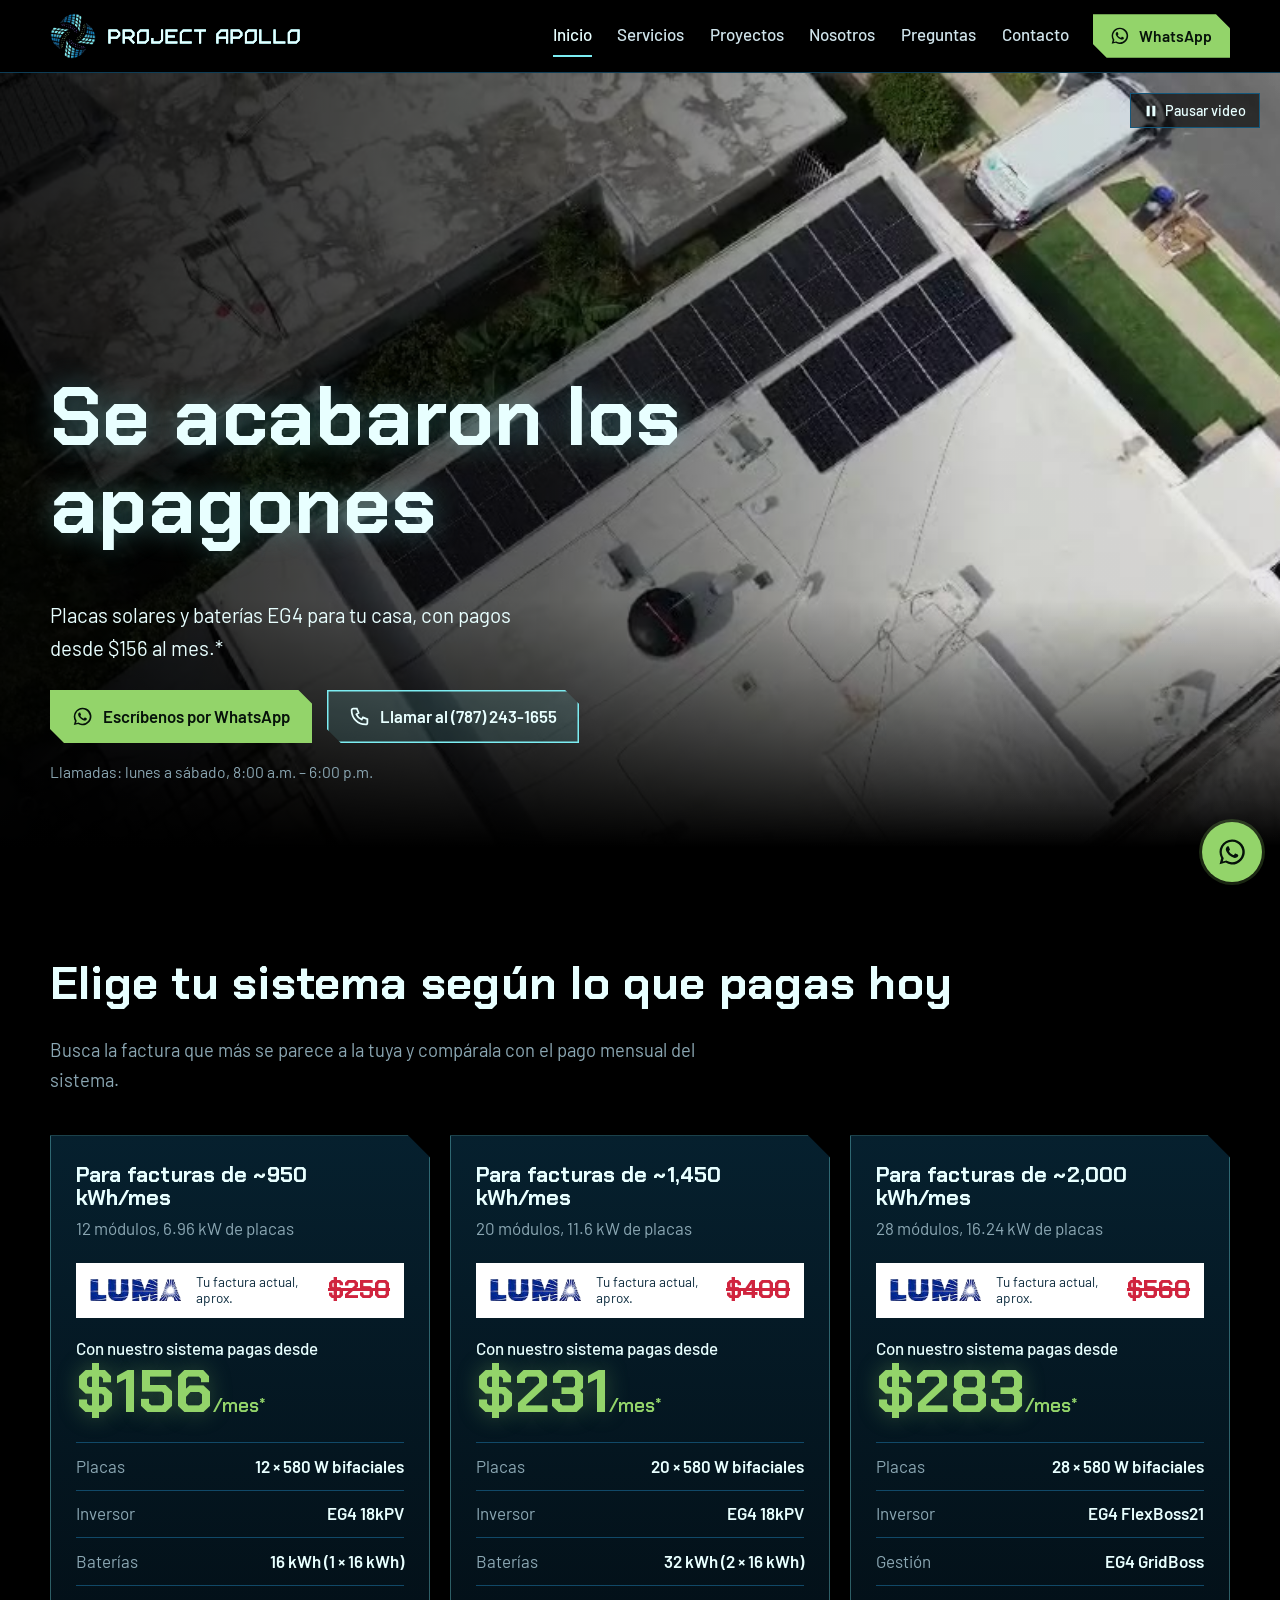
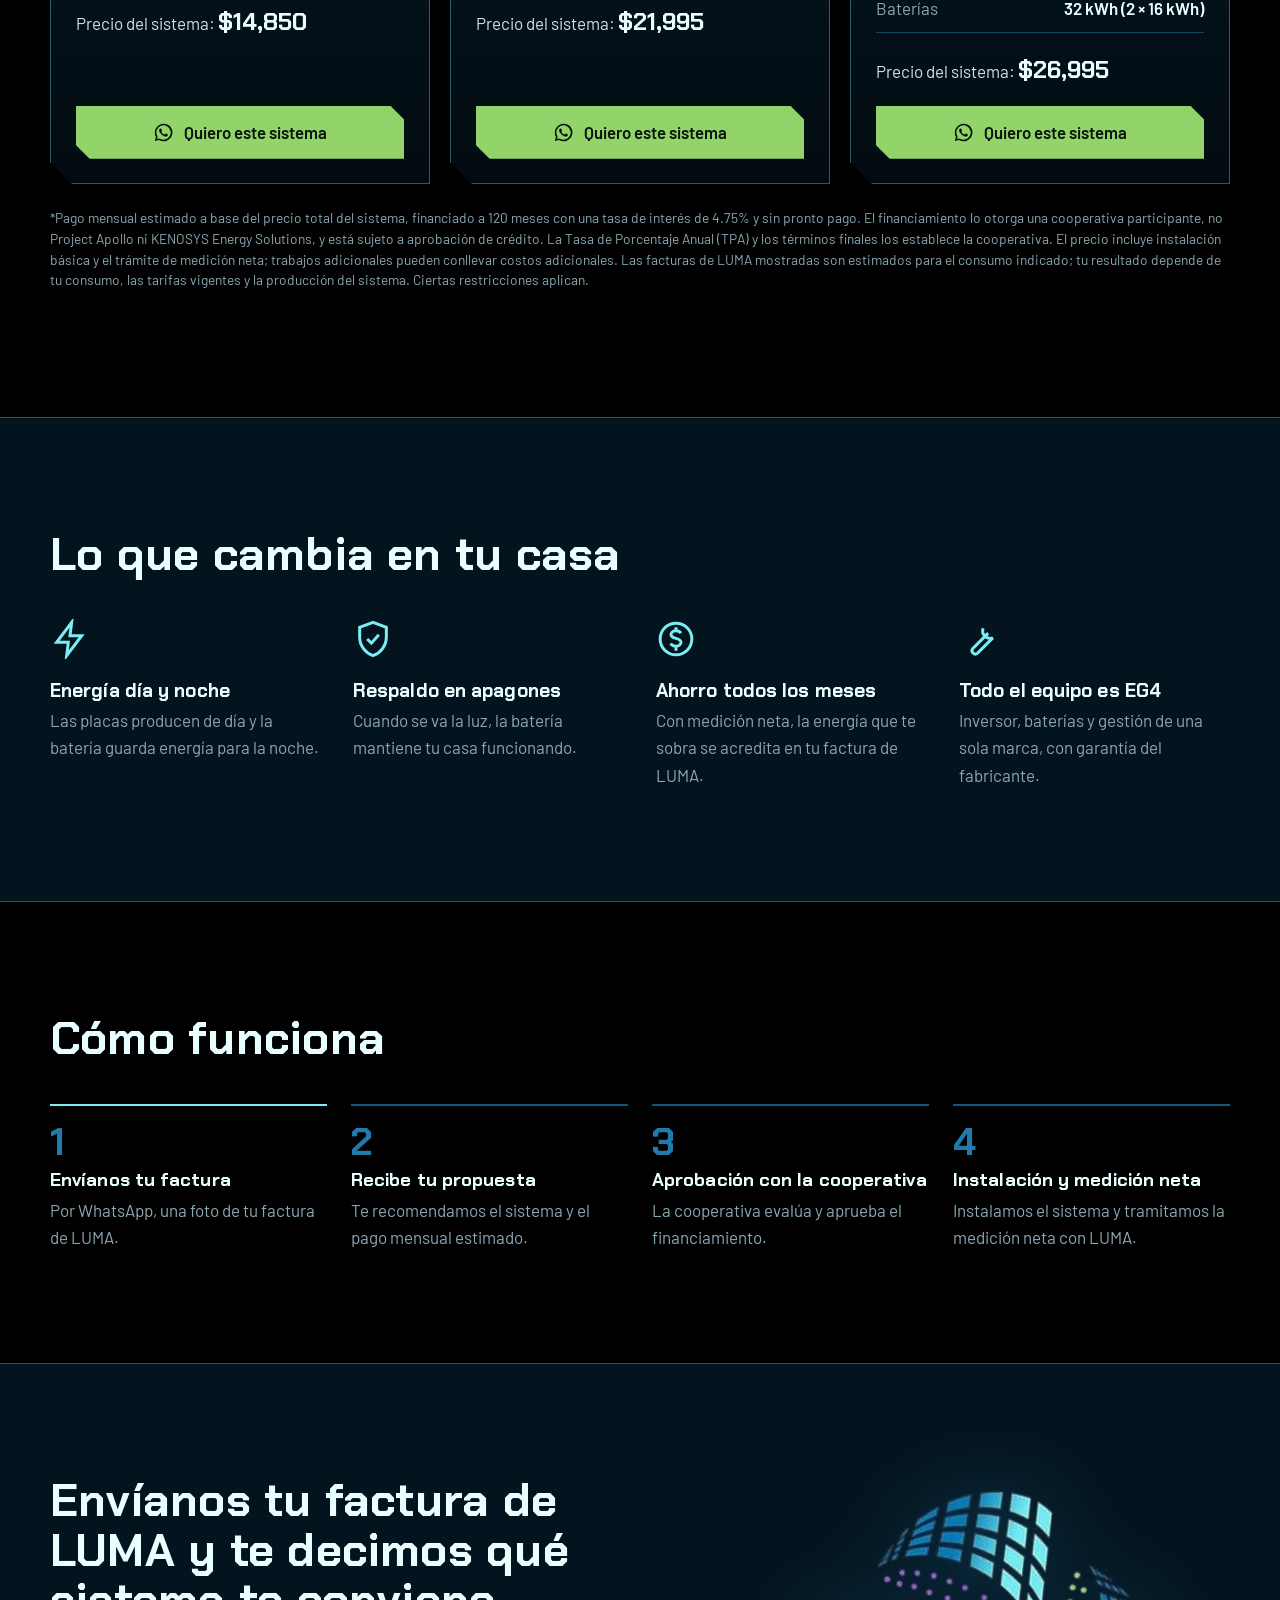
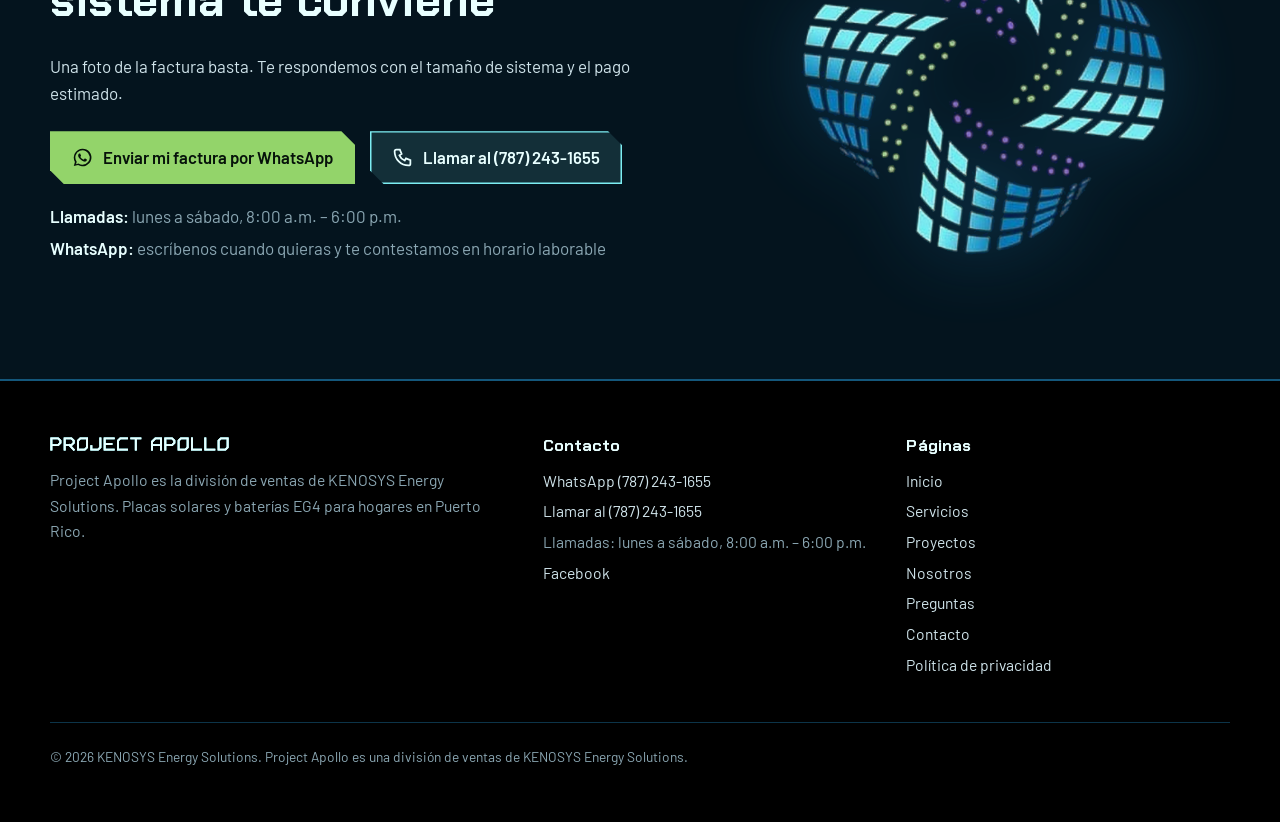
<file: index.html>
<!DOCTYPE html>
<html lang="es-PR">
<head>
  <meta charset="utf-8">
  <meta name="viewport" content="width=device-width, initial-scale=1">
  <title>Project Apollo | Placas solares y baterías EG4 en Puerto Rico</title>
  <meta name="description" content="Placas solares y baterías EG4 para tu casa en Puerto Rico, con pagos desde $156 al mes. Project Apollo, división de ventas de KENOSYS Energy Solutions.">
  <meta name="theme-color" content="#000000">
  <meta property="og:title" content="Project Apollo | Placas solares y baterías EG4 en Puerto Rico">
  <meta property="og:description" content="Placas solares y baterías EG4 para tu casa en Puerto Rico, con pagos desde $156 al mes. Project Apollo, división de ventas de KENOSYS Energy Solutions.">
  <meta property="og:type" content="website">
  <meta property="og:image" content="img/video-poster.jpg">
  <link rel="icon" type="image/png" href="img/favicon.png">
  <link rel="apple-touch-icon" href="img/apple-touch-icon.png">
  <link rel="preconnect" href="https://fonts.googleapis.com">
  <link rel="preconnect" href="https://fonts.gstatic.com" crossorigin>
  <link href="https://fonts.googleapis.com/css2?family=Barlow:wght@400;500;600&family=Chakra+Petch:wght@600;700&display=swap" rel="stylesheet">
  <link rel="stylesheet" href="estilos.css">
</head>
<body>
  <a class="skip" href="#contenido">Saltar al contenido</a>
  <header class="site-header">
    <div class="wrap">
      <a class="brand" href="index.html" aria-label="Project Apollo, inicio">
        <img class="emblem" src="img/apollo-emblema.png" alt="" width="46" height="46">
        <img class="word" src="img/apollo-wordmark.svg" alt="Project Apollo" width="190" height="15">
      </a>
      <nav class="nav" id="nav" aria-label="Principal">
      <a href="index.html" aria-current="page">Inicio</a>
      <a href="servicios.html">Servicios</a>
      <a href="proyectos.html">Proyectos</a>
      <a href="nosotros.html">Nosotros</a>
      <a href="faq.html">Preguntas</a>
      <a href="contacto.html">Contacto</a>
      </nav>
      <a class="btn btn-wa header-cta" href="https://wa.me/17872431655" target="_blank" rel="noopener"><svg viewBox="0 0 24 24" fill="currentColor" aria-hidden="true"><path d="M12 2a10 10 0 0 0-8.66 15l-1.3 4.76 4.88-1.28A10 10 0 1 0 12 2zm0 18.2a8.2 8.2 0 0 1-4.18-1.14l-.3-.18-2.9.76.78-2.83-.2-.3A8.2 8.2 0 1 1 12 20.2zm4.5-6.14c-.25-.12-1.46-.72-1.69-.8-.23-.08-.39-.12-.55.12-.17.25-.64.8-.78.97-.14.16-.29.18-.53.06a6.7 6.7 0 0 1-1.98-1.22 7.4 7.4 0 0 1-1.37-1.7c-.14-.25 0-.38.11-.5.11-.11.25-.29.37-.43.13-.15.17-.25.25-.41.08-.17.04-.31-.02-.43-.06-.13-.55-1.33-.76-1.82-.2-.48-.4-.41-.55-.42h-.47a.9.9 0 0 0-.65.3 2.74 2.74 0 0 0-.86 2.04c0 1.2.88 2.37 1 2.53.12.17 1.73 2.64 4.2 3.7.58.25 1.04.4 1.4.52.58.19 1.12.16 1.54.1.47-.07 1.46-.6 1.66-1.18.21-.58.21-1.07.15-1.18-.06-.1-.22-.16-.47-.28z"/></svg>WhatsApp</a>
      <button class="menu-btn" aria-expanded="false" aria-controls="nav" aria-label="Abrir menú">
        <svg viewBox="0 0 24 24" fill="none" stroke="currentColor" stroke-width="2"><path d="M3 6h18M3 12h18M3 18h18"/></svg>
      </button>
    </div>
  </header>
  <main id="contenido">
    <section class="hero" aria-label="Presentación">
      <video autoplay muted loop playsinline preload="auto" poster="img/video-poster.jpg" aria-hidden="true">
        <source src="video/apollo-banner.mp4" type="video/mp4">
      </video>
      <div class="wrap">
        <h1>Se acabaron los apagones</h1>
        <p class="lead">Placas solares y baterías EG4 para tu casa, con pagos desde $156 al mes.*</p>
        <div class="actions">
          <a class="btn btn-wa" href="https://wa.me/17872431655?text=Hola%2C%20quiero%20informaci%C3%B3n%20sobre%20un%20sistema%20solar%20con%20bater%C3%ADa." target="_blank" rel="noopener"><svg viewBox="0 0 24 24" fill="currentColor" aria-hidden="true"><path d="M12 2a10 10 0 0 0-8.66 15l-1.3 4.76 4.88-1.28A10 10 0 1 0 12 2zm0 18.2a8.2 8.2 0 0 1-4.18-1.14l-.3-.18-2.9.76.78-2.83-.2-.3A8.2 8.2 0 1 1 12 20.2zm4.5-6.14c-.25-.12-1.46-.72-1.69-.8-.23-.08-.39-.12-.55.12-.17.25-.64.8-.78.97-.14.16-.29.18-.53.06a6.7 6.7 0 0 1-1.98-1.22 7.4 7.4 0 0 1-1.37-1.7c-.14-.25 0-.38.11-.5.11-.11.25-.29.37-.43.13-.15.17-.25.25-.41.08-.17.04-.31-.02-.43-.06-.13-.55-1.33-.76-1.82-.2-.48-.4-.41-.55-.42h-.47a.9.9 0 0 0-.65.3 2.74 2.74 0 0 0-.86 2.04c0 1.2.88 2.37 1 2.53.12.17 1.73 2.64 4.2 3.7.58.25 1.04.4 1.4.52.58.19 1.12.16 1.54.1.47-.07 1.46-.6 1.66-1.18.21-.58.21-1.07.15-1.18-.06-.1-.22-.16-.47-.28z"/></svg>Escríbenos por WhatsApp</a>
          <a class="btn btn-ghost" href="tel:+17872431655"><svg viewBox="0 0 24 24" fill="none" stroke="currentColor" stroke-width="2" aria-hidden="true"><path d="M5 3h4l2 5-2.5 1.5a11 11 0 0 0 6 6L16 13l5 2v4a2 2 0 0 1-2 2A16 16 0 0 1 3 5a2 2 0 0 1 2-2z"/></svg>Llamar al (787) 243-1655</a>
        </div>
        <p class="hours">Llamadas: lunes a sábado, 8:00 a.m. – 6:00 p.m.</p>
      </div>
      <button class="video-toggle" type="button"><svg viewBox="0 0 16 16" fill="currentColor"></svg><span>Pausar video</span></button>
    </section>

    <section class="section" id="sistemas">
      <div class="wrap">
        <div class="section-head">
          <h2>Elige tu sistema según lo que pagas hoy</h2>
          <p>Busca la factura que más se parece a la tuya y compárala con el pago mensual del sistema.</p>
        </div>
        <div class="pkgs">
        <article class="pkg">
          <h3>Para facturas de ~950 kWh/mes</h3>
          <p class="size">12 módulos, 6.96 kW de placas</p>
          <div class="bill"><img src="img/luma-logo.png" alt="LUMA" width="90" height="22"><span class="lbl">Tu factura actual, aprox.</span><s>$250</s></div>
          <div class="pay"><span class="lbl">Con nuestro sistema pagas desde</span><strong>$156</strong><span class="per">/mes*</span></div>
          <ul class="specs">
            <li><span>Placas</span><span>12 × 580 W bifaciales</span></li>
            <li><span>Inversor</span><span>EG4 18kPV</span></li>
            
            <li><span>Baterías</span><span>16 kWh (1 × 16 kWh)</span></li>
          </ul>
          <p class="price">Precio del sistema: <b>$14,850</b></p>
          <a class="btn btn-wa" href="https://wa.me/17872431655?text=Hola%2C%20me%20interesa%20el%20sistema%20de%2012%20m%C3%B3dulos%20%28desde%20%24156/mes%29.%20Mi%20factura%20de%20LUMA%20es%20de%20aproximadamente%20%24" target="_blank" rel="noopener"><svg viewBox="0 0 24 24" fill="currentColor" aria-hidden="true"><path d="M12 2a10 10 0 0 0-8.66 15l-1.3 4.76 4.88-1.28A10 10 0 1 0 12 2zm0 18.2a8.2 8.2 0 0 1-4.18-1.14l-.3-.18-2.9.76.78-2.83-.2-.3A8.2 8.2 0 1 1 12 20.2zm4.5-6.14c-.25-.12-1.46-.72-1.69-.8-.23-.08-.39-.12-.55.12-.17.25-.64.8-.78.97-.14.16-.29.18-.53.06a6.7 6.7 0 0 1-1.98-1.22 7.4 7.4 0 0 1-1.37-1.7c-.14-.25 0-.38.11-.5.11-.11.25-.29.37-.43.13-.15.17-.25.25-.41.08-.17.04-.31-.02-.43-.06-.13-.55-1.33-.76-1.82-.2-.48-.4-.41-.55-.42h-.47a.9.9 0 0 0-.65.3 2.74 2.74 0 0 0-.86 2.04c0 1.2.88 2.37 1 2.53.12.17 1.73 2.64 4.2 3.7.58.25 1.04.4 1.4.52.58.19 1.12.16 1.54.1.47-.07 1.46-.6 1.66-1.18.21-.58.21-1.07.15-1.18-.06-.1-.22-.16-.47-.28z"/></svg>Quiero este sistema</a>
        </article><article class="pkg">
          <h3>Para facturas de ~1,450 kWh/mes</h3>
          <p class="size">20 módulos, 11.6 kW de placas</p>
          <div class="bill"><img src="img/luma-logo.png" alt="LUMA" width="90" height="22"><span class="lbl">Tu factura actual, aprox.</span><s>$400</s></div>
          <div class="pay"><span class="lbl">Con nuestro sistema pagas desde</span><strong>$231</strong><span class="per">/mes*</span></div>
          <ul class="specs">
            <li><span>Placas</span><span>20 × 580 W bifaciales</span></li>
            <li><span>Inversor</span><span>EG4 18kPV</span></li>
            
            <li><span>Baterías</span><span>32 kWh (2 × 16 kWh)</span></li>
          </ul>
          <p class="price">Precio del sistema: <b>$21,995</b></p>
          <a class="btn btn-wa" href="https://wa.me/17872431655?text=Hola%2C%20me%20interesa%20el%20sistema%20de%2020%20m%C3%B3dulos%20%28desde%20%24231/mes%29.%20Mi%20factura%20de%20LUMA%20es%20de%20aproximadamente%20%24" target="_blank" rel="noopener"><svg viewBox="0 0 24 24" fill="currentColor" aria-hidden="true"><path d="M12 2a10 10 0 0 0-8.66 15l-1.3 4.76 4.88-1.28A10 10 0 1 0 12 2zm0 18.2a8.2 8.2 0 0 1-4.18-1.14l-.3-.18-2.9.76.78-2.83-.2-.3A8.2 8.2 0 1 1 12 20.2zm4.5-6.14c-.25-.12-1.46-.72-1.69-.8-.23-.08-.39-.12-.55.12-.17.25-.64.8-.78.97-.14.16-.29.18-.53.06a6.7 6.7 0 0 1-1.98-1.22 7.4 7.4 0 0 1-1.37-1.7c-.14-.25 0-.38.11-.5.11-.11.25-.29.37-.43.13-.15.17-.25.25-.41.08-.17.04-.31-.02-.43-.06-.13-.55-1.33-.76-1.82-.2-.48-.4-.41-.55-.42h-.47a.9.9 0 0 0-.65.3 2.74 2.74 0 0 0-.86 2.04c0 1.2.88 2.37 1 2.53.12.17 1.73 2.64 4.2 3.7.58.25 1.04.4 1.4.52.58.19 1.12.16 1.54.1.47-.07 1.46-.6 1.66-1.18.21-.58.21-1.07.15-1.18-.06-.1-.22-.16-.47-.28z"/></svg>Quiero este sistema</a>
        </article><article class="pkg">
          <h3>Para facturas de ~2,000 kWh/mes</h3>
          <p class="size">28 módulos, 16.24 kW de placas</p>
          <div class="bill"><img src="img/luma-logo.png" alt="LUMA" width="90" height="22"><span class="lbl">Tu factura actual, aprox.</span><s>$560</s></div>
          <div class="pay"><span class="lbl">Con nuestro sistema pagas desde</span><strong>$283</strong><span class="per">/mes*</span></div>
          <ul class="specs">
            <li><span>Placas</span><span>28 × 580 W bifaciales</span></li>
            <li><span>Inversor</span><span>EG4 FlexBoss21</span></li>
            <li><span>Gestión</span><span>EG4 GridBoss</span></li>
            <li><span>Baterías</span><span>32 kWh (2 × 16 kWh)</span></li>
          </ul>
          <p class="price">Precio del sistema: <b>$26,995</b></p>
          <a class="btn btn-wa" href="https://wa.me/17872431655?text=Hola%2C%20me%20interesa%20el%20sistema%20de%2028%20m%C3%B3dulos%20%28desde%20%24283/mes%29.%20Mi%20factura%20de%20LUMA%20es%20de%20aproximadamente%20%24" target="_blank" rel="noopener"><svg viewBox="0 0 24 24" fill="currentColor" aria-hidden="true"><path d="M12 2a10 10 0 0 0-8.66 15l-1.3 4.76 4.88-1.28A10 10 0 1 0 12 2zm0 18.2a8.2 8.2 0 0 1-4.18-1.14l-.3-.18-2.9.76.78-2.83-.2-.3A8.2 8.2 0 1 1 12 20.2zm4.5-6.14c-.25-.12-1.46-.72-1.69-.8-.23-.08-.39-.12-.55.12-.17.25-.64.8-.78.97-.14.16-.29.18-.53.06a6.7 6.7 0 0 1-1.98-1.22 7.4 7.4 0 0 1-1.37-1.7c-.14-.25 0-.38.11-.5.11-.11.25-.29.37-.43.13-.15.17-.25.25-.41.08-.17.04-.31-.02-.43-.06-.13-.55-1.33-.76-1.82-.2-.48-.4-.41-.55-.42h-.47a.9.9 0 0 0-.65.3 2.74 2.74 0 0 0-.86 2.04c0 1.2.88 2.37 1 2.53.12.17 1.73 2.64 4.2 3.7.58.25 1.04.4 1.4.52.58.19 1.12.16 1.54.1.47-.07 1.46-.6 1.66-1.18.21-.58.21-1.07.15-1.18-.06-.1-.22-.16-.47-.28z"/></svg>Quiero este sistema</a>
        </article>
        </div>
        <p class="fine">*Pago mensual estimado a base del precio total del sistema, financiado a 120 meses con una tasa de interés de 4.75% y sin pronto pago. El financiamiento lo otorga una cooperativa participante, no Project Apollo ni KENOSYS Energy Solutions, y está sujeto a aprobación de crédito. La Tasa de Porcentaje Anual (TPA) y los términos finales los establece la cooperativa. El precio incluye instalación básica y el trámite de medición neta; trabajos adicionales pueden conllevar costos adicionales. Las facturas de LUMA mostradas son estimados para el consumo indicado; tu resultado depende de tu consumo, las tarifas vigentes y la producción del sistema. Ciertas restricciones aplican.</p>
      </div>
    </section>

    <section class="section band">
      <div class="wrap">
        <div class="section-head"><h2>Lo que cambia en tu casa</h2></div>
        <div class="perks">
          <div class="perk"><svg viewBox="0 0 24 24" fill="none" stroke="currentColor" stroke-width="1.8" aria-hidden="true"><path d="M13 2 4 14h7l-1 8 9-12h-7z"/></svg><h3>Energía día y noche</h3><p>Las placas producen de día y la batería guarda energía para la noche.</p></div>
          <div class="perk"><svg viewBox="0 0 24 24" fill="none" stroke="currentColor" stroke-width="1.8" aria-hidden="true"><path d="M12 2 4 5v6c0 5 3.4 9.3 8 11 4.6-1.7 8-6 8-11V5z"/><path d="m8.5 12 2.5 2.5 4.5-5"/></svg><h3>Respaldo en apagones</h3><p>Cuando se va la luz, la batería mantiene tu casa funcionando.</p></div>
          <div class="perk"><svg viewBox="0 0 24 24" fill="none" stroke="currentColor" stroke-width="1.8" aria-hidden="true"><circle cx="12" cy="12" r="9.5"/><path d="M15 8.5c-.6-.9-1.7-1.4-3-1.4-1.7 0-3 .9-3 2.2 0 3.1 6 1.6 6 4.7 0 1.3-1.3 2.3-3 2.3-1.4 0-2.6-.6-3.2-1.6M12 5v2.1M12 16.3V19"/></svg><h3>Ahorro todos los meses</h3><p>Con medición neta, la energía que te sobra se acredita en tu factura de LUMA.</p></div>
          <div class="perk"><svg viewBox="0 0 24 24" fill="none" stroke="currentColor" stroke-width="1.8" aria-hidden="true"><path d="M14.5 5.5a4.5 4.5 0 0 0 5.8 5.8L11 20.6a2 2 0 0 1-2.8-2.8L17.5 8.5"/></svg><h3>Todo el equipo es EG4</h3><p>Inversor, baterías y gestión de una sola marca, con garantía del fabricante.</p></div>
        </div>
      </div>
    </section>

    <section class="section">
      <div class="wrap">
        <div class="section-head"><h2>Cómo funciona</h2></div>
        <ol class="steps">
          <li><h3>Envíanos tu factura</h3><p>Por WhatsApp, una foto de tu factura de LUMA.</p></li>
          <li><h3>Recibe tu propuesta</h3><p>Te recomendamos el sistema y el pago mensual estimado.</p></li>
          <li><h3>Aprobación con la cooperativa</h3><p>La cooperativa evalúa y aprueba el financiamiento.</p></li>
          <li><h3>Instalación y medición neta</h3><p>Instalamos el sistema y tramitamos la medición neta con LUMA.</p></li>
        </ol>
      </div>
    </section>
    <section class="section band cta">
      <div class="wrap">
        <div>
          <h2>Envíanos tu factura de LUMA y te decimos qué sistema te conviene</h2>
          <p>Una foto de la factura basta. Te respondemos con el tamaño de sistema y el pago estimado.</p>
          <div class="actions">
            <a class="btn btn-wa" href="https://wa.me/17872431655?text=Hola%2C%20quiero%20una%20evaluaci%C3%B3n.%20Les%20env%C3%ADo%20mi%20factura%20de%20LUMA." target="_blank" rel="noopener"><svg viewBox="0 0 24 24" fill="currentColor" aria-hidden="true"><path d="M12 2a10 10 0 0 0-8.66 15l-1.3 4.76 4.88-1.28A10 10 0 1 0 12 2zm0 18.2a8.2 8.2 0 0 1-4.18-1.14l-.3-.18-2.9.76.78-2.83-.2-.3A8.2 8.2 0 1 1 12 20.2zm4.5-6.14c-.25-.12-1.46-.72-1.69-.8-.23-.08-.39-.12-.55.12-.17.25-.64.8-.78.97-.14.16-.29.18-.53.06a6.7 6.7 0 0 1-1.98-1.22 7.4 7.4 0 0 1-1.37-1.7c-.14-.25 0-.38.11-.5.11-.11.25-.29.37-.43.13-.15.17-.25.25-.41.08-.17.04-.31-.02-.43-.06-.13-.55-1.33-.76-1.82-.2-.48-.4-.41-.55-.42h-.47a.9.9 0 0 0-.65.3 2.74 2.74 0 0 0-.86 2.04c0 1.2.88 2.37 1 2.53.12.17 1.73 2.64 4.2 3.7.58.25 1.04.4 1.4.52.58.19 1.12.16 1.54.1.47-.07 1.46-.6 1.66-1.18.21-.58.21-1.07.15-1.18-.06-.1-.22-.16-.47-.28z"/></svg>Enviar mi factura por WhatsApp</a>
            <a class="btn btn-ghost" href="tel:+17872431655"><svg viewBox="0 0 24 24" fill="none" stroke="currentColor" stroke-width="2" aria-hidden="true"><path d="M5 3h4l2 5-2.5 1.5a11 11 0 0 0 6 6L16 13l5 2v4a2 2 0 0 1-2 2A16 16 0 0 1 3 5a2 2 0 0 1 2-2z"/></svg>Llamar al (787) 243-1655</a>
          </div>
          <ul class="contact-lines">
            <li><b>Llamadas:</b> lunes a sábado, 8:00 a.m. – 6:00 p.m.</li>
            <li><b>WhatsApp:</b> escríbenos cuando quieras y te contestamos en horario laborable</li>
          </ul>
        </div>
        <img class="cta-emblem" src="img/apollo-emblema.png" alt="" width="380" height="380" loading="lazy">
      </div>
    </section>
  </main>
  <footer class="site-footer">
    <div class="wrap">
      <div class="foot">
        <div>
          <img class="word" src="img/apollo-wordmark.svg" alt="Project Apollo" width="180" height="14">
          <p>Project Apollo es la división de ventas de KENOSYS Energy Solutions. Placas solares y baterías EG4 para hogares en Puerto Rico.</p>
        </div>
        <div>
          <h2>Contacto</h2>
          <ul>
            <li><a href="https://wa.me/17872431655" target="_blank" rel="noopener">WhatsApp (787) 243-1655</a></li>
            <li><a href="tel:+17872431655">Llamar al (787) 243-1655</a></li>
            <li>Llamadas: lunes a sábado, 8:00 a.m. – 6:00 p.m.</li>
            <li><a href="https://www.facebook.com/share/1DpKqnJZ9V/?mibextid=wwXIfr" target="_blank" rel="noopener">Facebook</a></li>
          </ul>
        </div>
        <div>
          <h2>Páginas</h2>
          <ul>
            <li><a href="index.html">Inicio</a></li><li><a href="servicios.html">Servicios</a></li><li><a href="proyectos.html">Proyectos</a></li><li><a href="nosotros.html">Nosotros</a></li><li><a href="faq.html">Preguntas</a></li><li><a href="contacto.html">Contacto</a></li>
            <li><a href="privacidad.html">Política de privacidad</a></li>
          </ul>
        </div>
      </div>
      <div class="legal">
        
        <p class="fine">© <span id="year">2026</span> KENOSYS Energy Solutions. Project Apollo es una división de ventas de KENOSYS Energy Solutions.</p>
      </div>
    </div>
  </footer>
  <a class="wa-float" href="https://wa.me/17872431655" target="_blank" rel="noopener" aria-label="Escríbenos por WhatsApp"><svg viewBox="0 0 24 24" fill="currentColor" aria-hidden="true"><path d="M12 2a10 10 0 0 0-8.66 15l-1.3 4.76 4.88-1.28A10 10 0 1 0 12 2zm0 18.2a8.2 8.2 0 0 1-4.18-1.14l-.3-.18-2.9.76.78-2.83-.2-.3A8.2 8.2 0 1 1 12 20.2zm4.5-6.14c-.25-.12-1.46-.72-1.69-.8-.23-.08-.39-.12-.55.12-.17.25-.64.8-.78.97-.14.16-.29.18-.53.06a6.7 6.7 0 0 1-1.98-1.22 7.4 7.4 0 0 1-1.37-1.7c-.14-.25 0-.38.11-.5.11-.11.25-.29.37-.43.13-.15.17-.25.25-.41.08-.17.04-.31-.02-.43-.06-.13-.55-1.33-.76-1.82-.2-.48-.4-.41-.55-.42h-.47a.9.9 0 0 0-.65.3 2.74 2.74 0 0 0-.86 2.04c0 1.2.88 2.37 1 2.53.12.17 1.73 2.64 4.2 3.7.58.25 1.04.4 1.4.52.58.19 1.12.16 1.54.1.47-.07 1.46-.6 1.66-1.18.21-.58.21-1.07.15-1.18-.06-.1-.22-.16-.47-.28z"/></svg></a>
  <script src="script.js"></script>
</body>
</html>
</file>
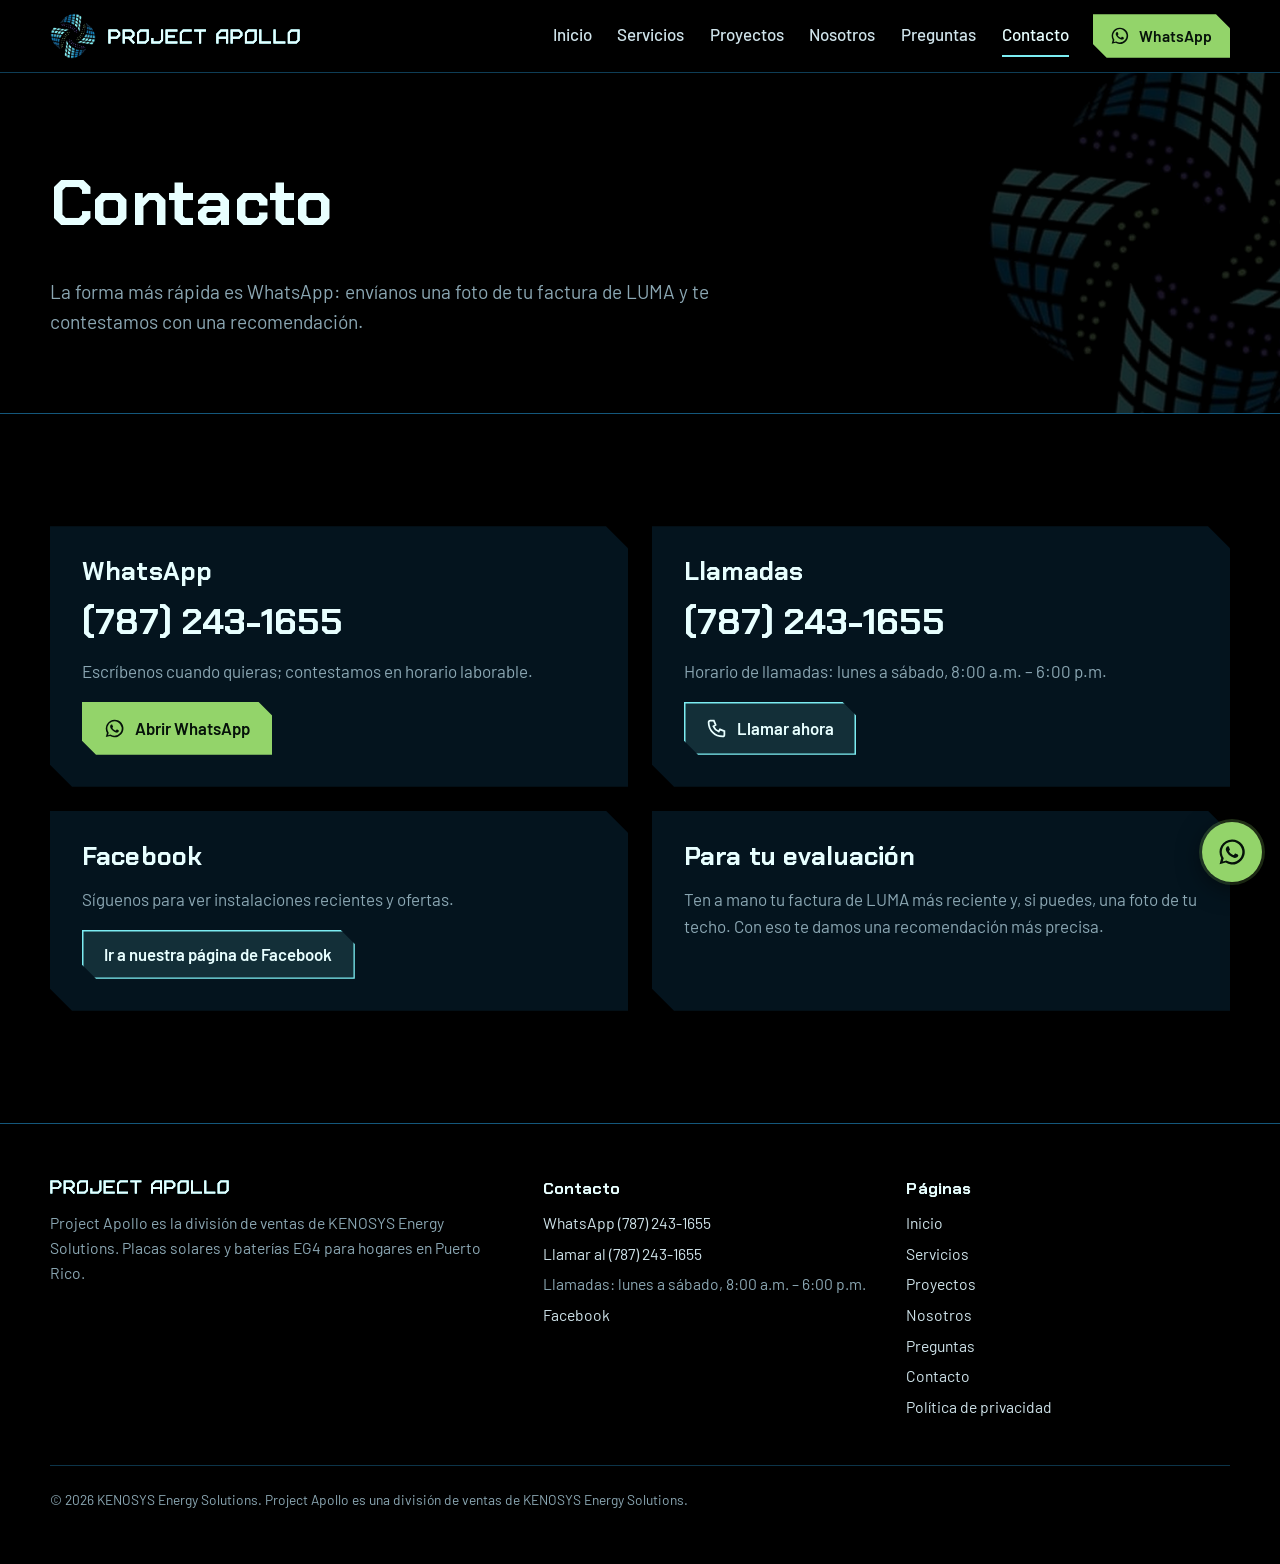
<file: contacto.html>
<!DOCTYPE html>
<html lang="es-PR">
<head>
  <meta charset="utf-8">
  <meta name="viewport" content="width=device-width, initial-scale=1">
  <title>Contacto | Project Apollo</title>
  <meta name="description" content="Escríbenos por WhatsApp o llámanos al (787) 243-1655. Project Apollo, división de ventas de KENOSYS Energy Solutions.">
  <meta name="theme-color" content="#000000">
  <meta property="og:title" content="Contacto | Project Apollo">
  <meta property="og:description" content="Escríbenos por WhatsApp o llámanos al (787) 243-1655. Project Apollo, división de ventas de KENOSYS Energy Solutions.">
  <meta property="og:type" content="website">
  <meta property="og:image" content="img/video-poster.jpg">
  <link rel="icon" type="image/png" href="img/favicon.png">
  <link rel="apple-touch-icon" href="img/apple-touch-icon.png">
  <link rel="preconnect" href="https://fonts.googleapis.com">
  <link rel="preconnect" href="https://fonts.gstatic.com" crossorigin>
  <link href="https://fonts.googleapis.com/css2?family=Barlow:wght@400;500;600&family=Chakra+Petch:wght@600;700&display=swap" rel="stylesheet">
  <link rel="stylesheet" href="estilos.css">
</head>
<body>
  <a class="skip" href="#contenido">Saltar al contenido</a>
  <header class="site-header">
    <div class="wrap">
      <a class="brand" href="index.html" aria-label="Project Apollo, inicio">
        <img class="emblem" src="img/apollo-emblema.png" alt="" width="46" height="46">
        <img class="word" src="img/apollo-wordmark.svg" alt="Project Apollo" width="190" height="15">
      </a>
      <nav class="nav" id="nav" aria-label="Principal">
      <a href="index.html">Inicio</a>
      <a href="servicios.html">Servicios</a>
      <a href="proyectos.html">Proyectos</a>
      <a href="nosotros.html">Nosotros</a>
      <a href="faq.html">Preguntas</a>
      <a href="contacto.html" aria-current="page">Contacto</a>
      </nav>
      <a class="btn btn-wa header-cta" href="https://wa.me/17872431655" target="_blank" rel="noopener"><svg viewBox="0 0 24 24" fill="currentColor" aria-hidden="true"><path d="M12 2a10 10 0 0 0-8.66 15l-1.3 4.76 4.88-1.28A10 10 0 1 0 12 2zm0 18.2a8.2 8.2 0 0 1-4.18-1.14l-.3-.18-2.9.76.78-2.83-.2-.3A8.2 8.2 0 1 1 12 20.2zm4.5-6.14c-.25-.12-1.46-.72-1.69-.8-.23-.08-.39-.12-.55.12-.17.25-.64.8-.78.97-.14.16-.29.18-.53.06a6.7 6.7 0 0 1-1.98-1.22 7.4 7.4 0 0 1-1.37-1.7c-.14-.25 0-.38.11-.5.11-.11.25-.29.37-.43.13-.15.17-.25.25-.41.08-.17.04-.31-.02-.43-.06-.13-.55-1.33-.76-1.82-.2-.48-.4-.41-.55-.42h-.47a.9.9 0 0 0-.65.3 2.74 2.74 0 0 0-.86 2.04c0 1.2.88 2.37 1 2.53.12.17 1.73 2.64 4.2 3.7.58.25 1.04.4 1.4.52.58.19 1.12.16 1.54.1.47-.07 1.46-.6 1.66-1.18.21-.58.21-1.07.15-1.18-.06-.1-.22-.16-.47-.28z"/></svg>WhatsApp</a>
      <button class="menu-btn" aria-expanded="false" aria-controls="nav" aria-label="Abrir menú">
        <svg viewBox="0 0 24 24" fill="none" stroke="currentColor" stroke-width="2"><path d="M3 6h18M3 12h18M3 18h18"/></svg>
      </button>
    </div>
  </header>
  <main id="contenido">
    <section class="page-hero">
      <div class="wrap">
        <h1>Contacto</h1>
        <p>La forma más rápida es WhatsApp: envíanos una foto de tu factura de LUMA y te contestamos con una recomendación.</p>
      </div>
    </section>
    <section class="section">
      <div class="wrap contact-grid">
        <div class="contact-card">
          <h2>WhatsApp</h2>
          <a class="big" href="https://wa.me/17872431655" target="_blank" rel="noopener">(787) 243-1655</a>
          <p>Escríbenos cuando quieras; contestamos en horario laborable.</p>
          <a class="btn btn-wa" href="https://wa.me/17872431655?text=Hola%2C%20quiero%20informaci%C3%B3n%20sobre%20un%20sistema%20solar%20con%20bater%C3%ADa." target="_blank" rel="noopener"><svg viewBox="0 0 24 24" fill="currentColor" aria-hidden="true"><path d="M12 2a10 10 0 0 0-8.66 15l-1.3 4.76 4.88-1.28A10 10 0 1 0 12 2zm0 18.2a8.2 8.2 0 0 1-4.18-1.14l-.3-.18-2.9.76.78-2.83-.2-.3A8.2 8.2 0 1 1 12 20.2zm4.5-6.14c-.25-.12-1.46-.72-1.69-.8-.23-.08-.39-.12-.55.12-.17.25-.64.8-.78.97-.14.16-.29.18-.53.06a6.7 6.7 0 0 1-1.98-1.22 7.4 7.4 0 0 1-1.37-1.7c-.14-.25 0-.38.11-.5.11-.11.25-.29.37-.43.13-.15.17-.25.25-.41.08-.17.04-.31-.02-.43-.06-.13-.55-1.33-.76-1.82-.2-.48-.4-.41-.55-.42h-.47a.9.9 0 0 0-.65.3 2.74 2.74 0 0 0-.86 2.04c0 1.2.88 2.37 1 2.53.12.17 1.73 2.64 4.2 3.7.58.25 1.04.4 1.4.52.58.19 1.12.16 1.54.1.47-.07 1.46-.6 1.66-1.18.21-.58.21-1.07.15-1.18-.06-.1-.22-.16-.47-.28z"/></svg>Abrir WhatsApp</a>
        </div>
        <div class="contact-card">
          <h2>Llamadas</h2>
          <a class="big" href="tel:+17872431655">(787) 243-1655</a>
          <p>Horario de llamadas: lunes a sábado, 8:00 a.m. – 6:00 p.m.</p>
          <a class="btn btn-ghost" href="tel:+17872431655"><svg viewBox="0 0 24 24" fill="none" stroke="currentColor" stroke-width="2" aria-hidden="true"><path d="M5 3h4l2 5-2.5 1.5a11 11 0 0 0 6 6L16 13l5 2v4a2 2 0 0 1-2 2A16 16 0 0 1 3 5a2 2 0 0 1 2-2z"/></svg>Llamar ahora</a>
        </div>
        <div class="contact-card">
          <h2>Facebook</h2>
          <p>Síguenos para ver instalaciones recientes y ofertas.</p>
          <a class="btn btn-ghost" href="https://www.facebook.com/share/1DpKqnJZ9V/?mibextid=wwXIfr" target="_blank" rel="noopener">Ir a nuestra página de Facebook</a>
        </div>
        <div class="contact-card">
          <h2>Para tu evaluación</h2>
          <p>Ten a mano tu factura de LUMA más reciente y, si puedes, una foto de tu techo. Con eso te damos una recomendación más precisa.</p>
        </div>
      </div>
    </section>
  </main>
  <footer class="site-footer">
    <div class="wrap">
      <div class="foot">
        <div>
          <img class="word" src="img/apollo-wordmark.svg" alt="Project Apollo" width="180" height="14">
          <p>Project Apollo es la división de ventas de KENOSYS Energy Solutions. Placas solares y baterías EG4 para hogares en Puerto Rico.</p>
        </div>
        <div>
          <h2>Contacto</h2>
          <ul>
            <li><a href="https://wa.me/17872431655" target="_blank" rel="noopener">WhatsApp (787) 243-1655</a></li>
            <li><a href="tel:+17872431655">Llamar al (787) 243-1655</a></li>
            <li>Llamadas: lunes a sábado, 8:00 a.m. – 6:00 p.m.</li>
            <li><a href="https://www.facebook.com/share/1DpKqnJZ9V/?mibextid=wwXIfr" target="_blank" rel="noopener">Facebook</a></li>
          </ul>
        </div>
        <div>
          <h2>Páginas</h2>
          <ul>
            <li><a href="index.html">Inicio</a></li><li><a href="servicios.html">Servicios</a></li><li><a href="proyectos.html">Proyectos</a></li><li><a href="nosotros.html">Nosotros</a></li><li><a href="faq.html">Preguntas</a></li><li><a href="contacto.html">Contacto</a></li>
            <li><a href="privacidad.html">Política de privacidad</a></li>
          </ul>
        </div>
      </div>
      <div class="legal">
        
        <p class="fine">© <span id="year">2026</span> KENOSYS Energy Solutions. Project Apollo es una división de ventas de KENOSYS Energy Solutions.</p>
      </div>
    </div>
  </footer>
  <a class="wa-float" href="https://wa.me/17872431655" target="_blank" rel="noopener" aria-label="Escríbenos por WhatsApp"><svg viewBox="0 0 24 24" fill="currentColor" aria-hidden="true"><path d="M12 2a10 10 0 0 0-8.66 15l-1.3 4.76 4.88-1.28A10 10 0 1 0 12 2zm0 18.2a8.2 8.2 0 0 1-4.18-1.14l-.3-.18-2.9.76.78-2.83-.2-.3A8.2 8.2 0 1 1 12 20.2zm4.5-6.14c-.25-.12-1.46-.72-1.69-.8-.23-.08-.39-.12-.55.12-.17.25-.64.8-.78.97-.14.16-.29.18-.53.06a6.7 6.7 0 0 1-1.98-1.22 7.4 7.4 0 0 1-1.37-1.7c-.14-.25 0-.38.11-.5.11-.11.25-.29.37-.43.13-.15.17-.25.25-.41.08-.17.04-.31-.02-.43-.06-.13-.55-1.33-.76-1.82-.2-.48-.4-.41-.55-.42h-.47a.9.9 0 0 0-.65.3 2.74 2.74 0 0 0-.86 2.04c0 1.2.88 2.37 1 2.53.12.17 1.73 2.64 4.2 3.7.58.25 1.04.4 1.4.52.58.19 1.12.16 1.54.1.47-.07 1.46-.6 1.66-1.18.21-.58.21-1.07.15-1.18-.06-.1-.22-.16-.47-.28z"/></svg></a>
  <script src="script.js"></script>
</body>
</html>
</file>
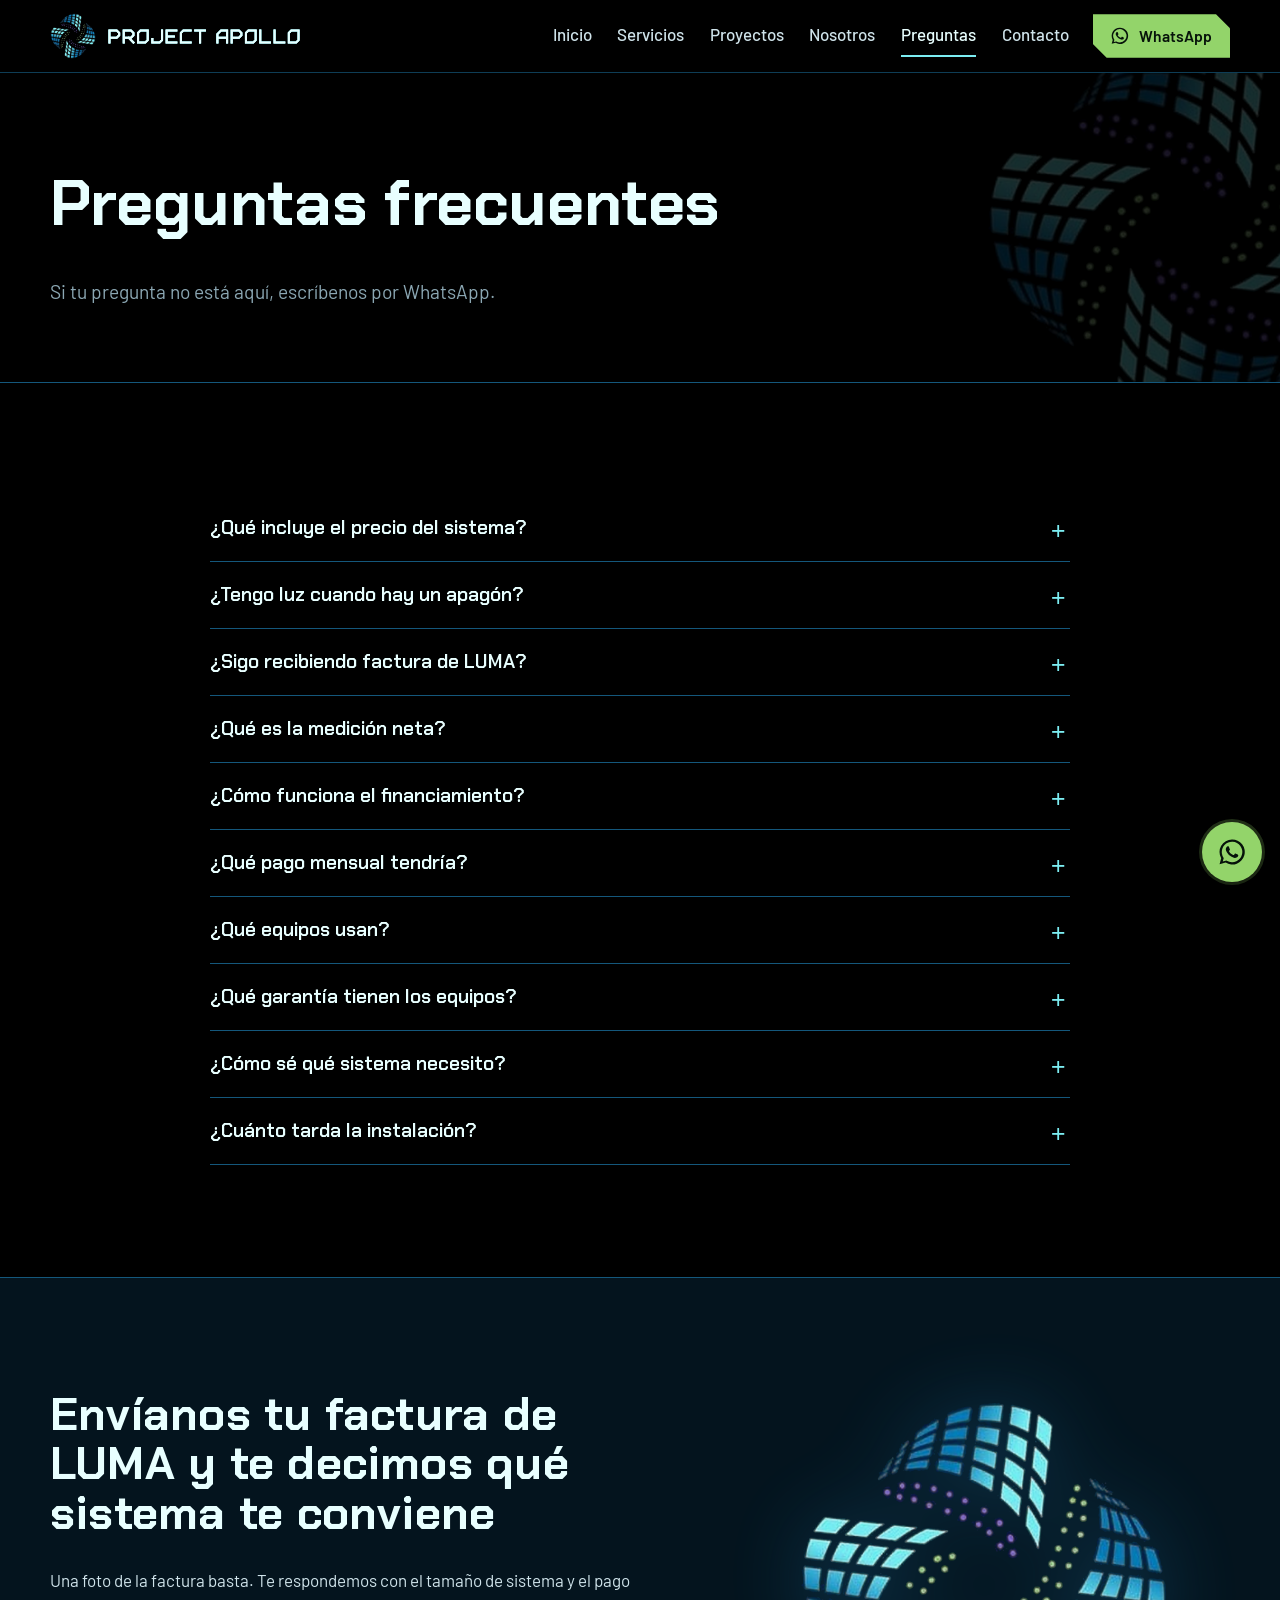
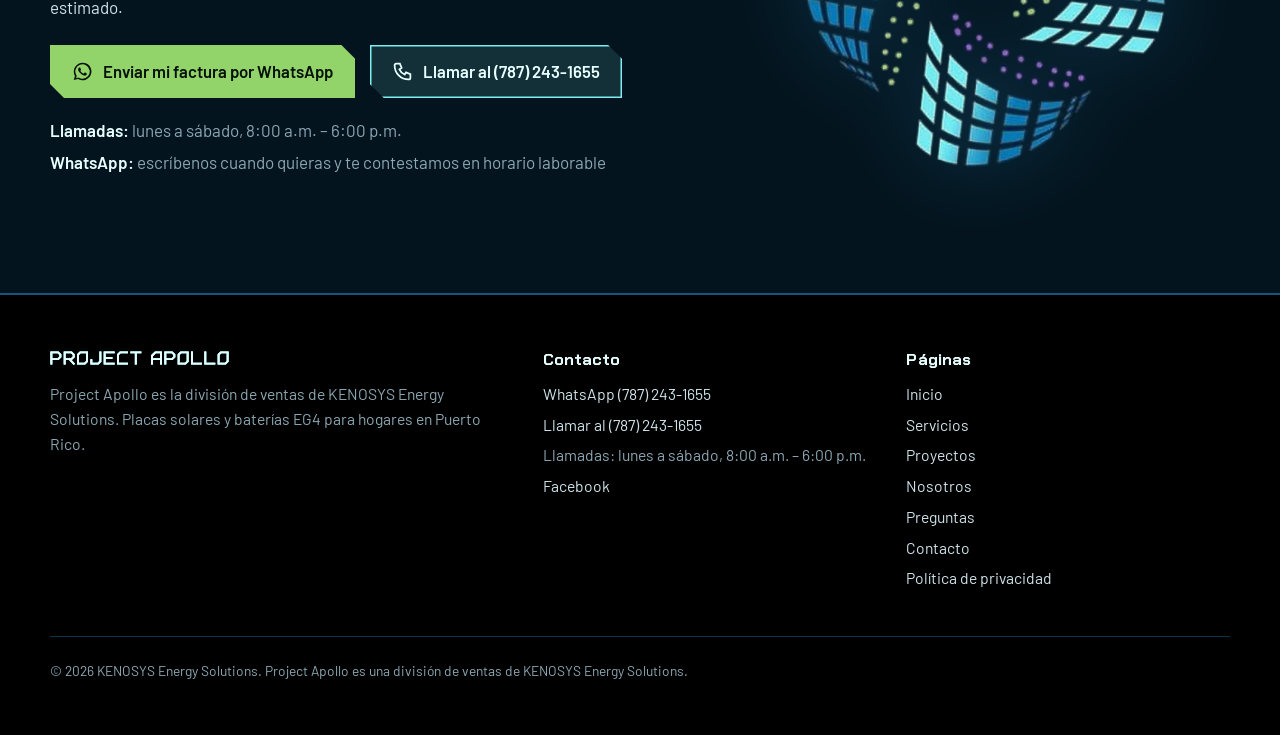
<file: faq.html>
<!DOCTYPE html>
<html lang="es-PR">
<head>
  <meta charset="utf-8">
  <meta name="viewport" content="width=device-width, initial-scale=1">
  <title>Preguntas frecuentes | Project Apollo</title>
  <meta name="description" content="Respuestas sobre placas solares, baterías EG4, medición neta con LUMA y financiamiento con cooperativa.">
  <meta name="theme-color" content="#000000">
  <meta property="og:title" content="Preguntas frecuentes | Project Apollo">
  <meta property="og:description" content="Respuestas sobre placas solares, baterías EG4, medición neta con LUMA y financiamiento con cooperativa.">
  <meta property="og:type" content="website">
  <meta property="og:image" content="img/video-poster.jpg">
  <link rel="icon" type="image/png" href="img/favicon.png">
  <link rel="apple-touch-icon" href="img/apple-touch-icon.png">
  <link rel="preconnect" href="https://fonts.googleapis.com">
  <link rel="preconnect" href="https://fonts.gstatic.com" crossorigin>
  <link href="https://fonts.googleapis.com/css2?family=Barlow:wght@400;500;600&family=Chakra+Petch:wght@600;700&display=swap" rel="stylesheet">
  <link rel="stylesheet" href="estilos.css">
</head>
<body>
  <a class="skip" href="#contenido">Saltar al contenido</a>
  <header class="site-header">
    <div class="wrap">
      <a class="brand" href="index.html" aria-label="Project Apollo, inicio">
        <img class="emblem" src="img/apollo-emblema.png" alt="" width="46" height="46">
        <img class="word" src="img/apollo-wordmark.svg" alt="Project Apollo" width="190" height="15">
      </a>
      <nav class="nav" id="nav" aria-label="Principal">
      <a href="index.html">Inicio</a>
      <a href="servicios.html">Servicios</a>
      <a href="proyectos.html">Proyectos</a>
      <a href="nosotros.html">Nosotros</a>
      <a href="faq.html" aria-current="page">Preguntas</a>
      <a href="contacto.html">Contacto</a>
      </nav>
      <a class="btn btn-wa header-cta" href="https://wa.me/17872431655" target="_blank" rel="noopener"><svg viewBox="0 0 24 24" fill="currentColor" aria-hidden="true"><path d="M12 2a10 10 0 0 0-8.66 15l-1.3 4.76 4.88-1.28A10 10 0 1 0 12 2zm0 18.2a8.2 8.2 0 0 1-4.18-1.14l-.3-.18-2.9.76.78-2.83-.2-.3A8.2 8.2 0 1 1 12 20.2zm4.5-6.14c-.25-.12-1.46-.72-1.69-.8-.23-.08-.39-.12-.55.12-.17.25-.64.8-.78.97-.14.16-.29.18-.53.06a6.7 6.7 0 0 1-1.98-1.22 7.4 7.4 0 0 1-1.37-1.7c-.14-.25 0-.38.11-.5.11-.11.25-.29.37-.43.13-.15.17-.25.25-.41.08-.17.04-.31-.02-.43-.06-.13-.55-1.33-.76-1.82-.2-.48-.4-.41-.55-.42h-.47a.9.9 0 0 0-.65.3 2.74 2.74 0 0 0-.86 2.04c0 1.2.88 2.37 1 2.53.12.17 1.73 2.64 4.2 3.7.58.25 1.04.4 1.4.52.58.19 1.12.16 1.54.1.47-.07 1.46-.6 1.66-1.18.21-.58.21-1.07.15-1.18-.06-.1-.22-.16-.47-.28z"/></svg>WhatsApp</a>
      <button class="menu-btn" aria-expanded="false" aria-controls="nav" aria-label="Abrir menú">
        <svg viewBox="0 0 24 24" fill="none" stroke="currentColor" stroke-width="2"><path d="M3 6h18M3 12h18M3 18h18"/></svg>
      </button>
    </div>
  </header>
  <main id="contenido">
    <section class="page-hero">
      <div class="wrap">
        <h1>Preguntas frecuentes</h1>
        <p>Si tu pregunta no está aquí, escríbenos por WhatsApp.</p>
      </div>
    </section>
    <section class="section">
      <div class="wrap faq">
        <details><summary>¿Qué incluye el precio del sistema?</summary><div><p>Incluye los equipos, la instalación básica y el trámite de medición neta con LUMA. Si tu techo o tu sistema eléctrico necesitan trabajos adicionales, te lo indicamos en la evaluación, antes de firmar.</p></div></details>
        <details><summary>¿Tengo luz cuando hay un apagón?</summary><div><p>Sí. Cuando se va la luz, la batería respalda tu casa. Cuánto dura depende de la capacidad de batería de tu sistema y de lo que tengas encendido; durante el día, las placas siguen recargando la batería.</p></div></details>
        <details><summary>¿Sigo recibiendo factura de LUMA?</summary><div><p>Sí. Con medición neta tu casa sigue conectada a la red y LUMA te sigue facturando. La energía que te sobra se acredita, pero la factura mantiene cargos fijos aunque produzcas más de lo que consumes.</p></div></details>
        <details><summary>¿Qué es la medición neta?</summary><div><p>Es el acuerdo con LUMA que te permite enviar a la red la energía que tus placas producen de más y recibir crédito por ella en tu factura.</p></div></details>
        <details><summary>¿Cómo funciona el financiamiento?</summary><div><p>El financiamiento lo otorga una cooperativa participante, a 120 meses, sujeto a aprobación de crédito. En la mayoría de los casos no se requiere pronto pago. La cooperativa establece la tasa y los términos finales.</p></div></details>
        <details><summary>¿Qué pago mensual tendría?</summary><div><p>Los pagos que publicamos ($156, $231 y $283 al mes) son estimados a base del precio total de cada sistema, a 120 meses y 4.75% de interés, sin pronto pago. Tu pago final depende de la aprobación de la cooperativa.</p></div></details>
        <details><summary>¿Qué equipos usan?</summary><div><p>Todo el sistema es EG4: inversor 18kPV o FlexBoss21, GridBoss en los sistemas grandes y baterías de 16 kWh. Las placas son bifaciales de 580 W.</p></div></details>
        <details><summary>¿Qué garantía tienen los equipos?</summary><div><p>Los equipos tienen la garantía del fabricante. Los términos exactos de garantía de equipos e instalación aparecen en tu contrato; pregúntanos y te los enviamos antes de firmar.</p></div></details>
        <details><summary>¿Cómo sé qué sistema necesito?</summary><div><p>Envíanos por WhatsApp una foto de tu factura de LUMA. Con tu consumo en kWh te decimos qué tamaño te conviene.</p></div></details>
        <details><summary>¿Cuánto tarda la instalación?</summary><div><p>Depende de la evaluación de tu techo, la aprobación del financiamiento y los trámites con LUMA. Al darte la propuesta te damos un estimado de tiempo.</p></div></details>
      </div>
    </section>
    <section class="section band cta">
      <div class="wrap">
        <div>
          <h2>Envíanos tu factura de LUMA y te decimos qué sistema te conviene</h2>
          <p>Una foto de la factura basta. Te respondemos con el tamaño de sistema y el pago estimado.</p>
          <div class="actions">
            <a class="btn btn-wa" href="https://wa.me/17872431655?text=Hola%2C%20quiero%20una%20evaluaci%C3%B3n.%20Les%20env%C3%ADo%20mi%20factura%20de%20LUMA." target="_blank" rel="noopener"><svg viewBox="0 0 24 24" fill="currentColor" aria-hidden="true"><path d="M12 2a10 10 0 0 0-8.66 15l-1.3 4.76 4.88-1.28A10 10 0 1 0 12 2zm0 18.2a8.2 8.2 0 0 1-4.18-1.14l-.3-.18-2.9.76.78-2.83-.2-.3A8.2 8.2 0 1 1 12 20.2zm4.5-6.14c-.25-.12-1.46-.72-1.69-.8-.23-.08-.39-.12-.55.12-.17.25-.64.8-.78.97-.14.16-.29.18-.53.06a6.7 6.7 0 0 1-1.98-1.22 7.4 7.4 0 0 1-1.37-1.7c-.14-.25 0-.38.11-.5.11-.11.25-.29.37-.43.13-.15.17-.25.25-.41.08-.17.04-.31-.02-.43-.06-.13-.55-1.33-.76-1.82-.2-.48-.4-.41-.55-.42h-.47a.9.9 0 0 0-.65.3 2.74 2.74 0 0 0-.86 2.04c0 1.2.88 2.37 1 2.53.12.17 1.73 2.64 4.2 3.7.58.25 1.04.4 1.4.52.58.19 1.12.16 1.54.1.47-.07 1.46-.6 1.66-1.18.21-.58.21-1.07.15-1.18-.06-.1-.22-.16-.47-.28z"/></svg>Enviar mi factura por WhatsApp</a>
            <a class="btn btn-ghost" href="tel:+17872431655"><svg viewBox="0 0 24 24" fill="none" stroke="currentColor" stroke-width="2" aria-hidden="true"><path d="M5 3h4l2 5-2.5 1.5a11 11 0 0 0 6 6L16 13l5 2v4a2 2 0 0 1-2 2A16 16 0 0 1 3 5a2 2 0 0 1 2-2z"/></svg>Llamar al (787) 243-1655</a>
          </div>
          <ul class="contact-lines">
            <li><b>Llamadas:</b> lunes a sábado, 8:00 a.m. – 6:00 p.m.</li>
            <li><b>WhatsApp:</b> escríbenos cuando quieras y te contestamos en horario laborable</li>
          </ul>
        </div>
        <img class="cta-emblem" src="img/apollo-emblema.png" alt="" width="380" height="380" loading="lazy">
      </div>
    </section>
  </main>
  <footer class="site-footer">
    <div class="wrap">
      <div class="foot">
        <div>
          <img class="word" src="img/apollo-wordmark.svg" alt="Project Apollo" width="180" height="14">
          <p>Project Apollo es la división de ventas de KENOSYS Energy Solutions. Placas solares y baterías EG4 para hogares en Puerto Rico.</p>
        </div>
        <div>
          <h2>Contacto</h2>
          <ul>
            <li><a href="https://wa.me/17872431655" target="_blank" rel="noopener">WhatsApp (787) 243-1655</a></li>
            <li><a href="tel:+17872431655">Llamar al (787) 243-1655</a></li>
            <li>Llamadas: lunes a sábado, 8:00 a.m. – 6:00 p.m.</li>
            <li><a href="https://www.facebook.com/share/1DpKqnJZ9V/?mibextid=wwXIfr" target="_blank" rel="noopener">Facebook</a></li>
          </ul>
        </div>
        <div>
          <h2>Páginas</h2>
          <ul>
            <li><a href="index.html">Inicio</a></li><li><a href="servicios.html">Servicios</a></li><li><a href="proyectos.html">Proyectos</a></li><li><a href="nosotros.html">Nosotros</a></li><li><a href="faq.html">Preguntas</a></li><li><a href="contacto.html">Contacto</a></li>
            <li><a href="privacidad.html">Política de privacidad</a></li>
          </ul>
        </div>
      </div>
      <div class="legal">
        
        <p class="fine">© <span id="year">2026</span> KENOSYS Energy Solutions. Project Apollo es una división de ventas de KENOSYS Energy Solutions.</p>
      </div>
    </div>
  </footer>
  <a class="wa-float" href="https://wa.me/17872431655" target="_blank" rel="noopener" aria-label="Escríbenos por WhatsApp"><svg viewBox="0 0 24 24" fill="currentColor" aria-hidden="true"><path d="M12 2a10 10 0 0 0-8.66 15l-1.3 4.76 4.88-1.28A10 10 0 1 0 12 2zm0 18.2a8.2 8.2 0 0 1-4.18-1.14l-.3-.18-2.9.76.78-2.83-.2-.3A8.2 8.2 0 1 1 12 20.2zm4.5-6.14c-.25-.12-1.46-.72-1.69-.8-.23-.08-.39-.12-.55.12-.17.25-.64.8-.78.97-.14.16-.29.18-.53.06a6.7 6.7 0 0 1-1.98-1.22 7.4 7.4 0 0 1-1.37-1.7c-.14-.25 0-.38.11-.5.11-.11.25-.29.37-.43.13-.15.17-.25.25-.41.08-.17.04-.31-.02-.43-.06-.13-.55-1.33-.76-1.82-.2-.48-.4-.41-.55-.42h-.47a.9.9 0 0 0-.65.3 2.74 2.74 0 0 0-.86 2.04c0 1.2.88 2.37 1 2.53.12.17 1.73 2.64 4.2 3.7.58.25 1.04.4 1.4.52.58.19 1.12.16 1.54.1.47-.07 1.46-.6 1.66-1.18.21-.58.21-1.07.15-1.18-.06-.1-.22-.16-.47-.28z"/></svg></a>
  <script src="script.js"></script>
</body>
</html>
</file>
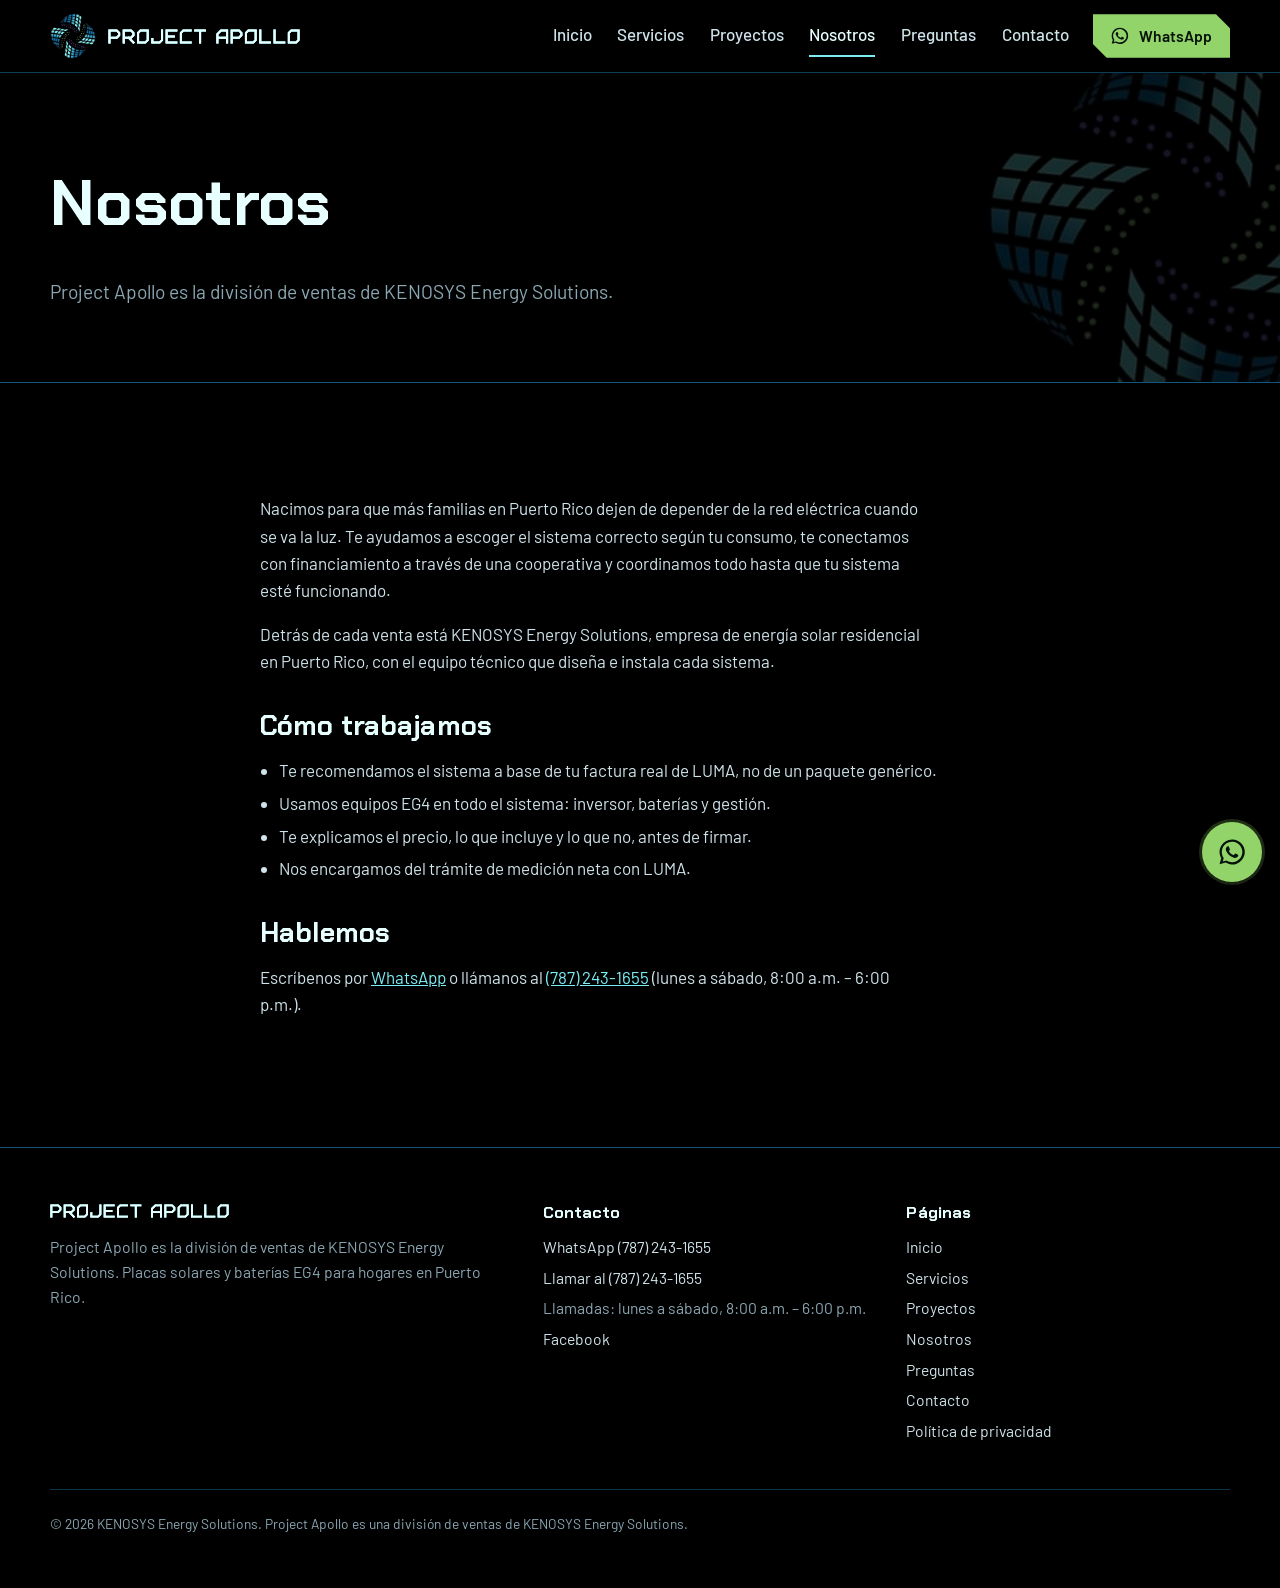
<file: nosotros.html>
<!DOCTYPE html>
<html lang="es-PR">
<head>
  <meta charset="utf-8">
  <meta name="viewport" content="width=device-width, initial-scale=1">
  <title>Nosotros | Project Apollo</title>
  <meta name="description" content="Project Apollo es la división de ventas de KENOSYS Energy Solutions, empresa de energía solar residencial en Puerto Rico.">
  <meta name="theme-color" content="#000000">
  <meta property="og:title" content="Nosotros | Project Apollo">
  <meta property="og:description" content="Project Apollo es la división de ventas de KENOSYS Energy Solutions, empresa de energía solar residencial en Puerto Rico.">
  <meta property="og:type" content="website">
  <meta property="og:image" content="img/video-poster.jpg">
  <link rel="icon" type="image/png" href="img/favicon.png">
  <link rel="apple-touch-icon" href="img/apple-touch-icon.png">
  <link rel="preconnect" href="https://fonts.googleapis.com">
  <link rel="preconnect" href="https://fonts.gstatic.com" crossorigin>
  <link href="https://fonts.googleapis.com/css2?family=Barlow:wght@400;500;600&family=Chakra+Petch:wght@600;700&display=swap" rel="stylesheet">
  <link rel="stylesheet" href="estilos.css">
</head>
<body>
  <a class="skip" href="#contenido">Saltar al contenido</a>
  <header class="site-header">
    <div class="wrap">
      <a class="brand" href="index.html" aria-label="Project Apollo, inicio">
        <img class="emblem" src="img/apollo-emblema.png" alt="" width="46" height="46">
        <img class="word" src="img/apollo-wordmark.svg" alt="Project Apollo" width="190" height="15">
      </a>
      <nav class="nav" id="nav" aria-label="Principal">
      <a href="index.html">Inicio</a>
      <a href="servicios.html">Servicios</a>
      <a href="proyectos.html">Proyectos</a>
      <a href="nosotros.html" aria-current="page">Nosotros</a>
      <a href="faq.html">Preguntas</a>
      <a href="contacto.html">Contacto</a>
      </nav>
      <a class="btn btn-wa header-cta" href="https://wa.me/17872431655" target="_blank" rel="noopener"><svg viewBox="0 0 24 24" fill="currentColor" aria-hidden="true"><path d="M12 2a10 10 0 0 0-8.66 15l-1.3 4.76 4.88-1.28A10 10 0 1 0 12 2zm0 18.2a8.2 8.2 0 0 1-4.18-1.14l-.3-.18-2.9.76.78-2.83-.2-.3A8.2 8.2 0 1 1 12 20.2zm4.5-6.14c-.25-.12-1.46-.72-1.69-.8-.23-.08-.39-.12-.55.12-.17.25-.64.8-.78.97-.14.16-.29.18-.53.06a6.7 6.7 0 0 1-1.98-1.22 7.4 7.4 0 0 1-1.37-1.7c-.14-.25 0-.38.11-.5.11-.11.25-.29.37-.43.13-.15.17-.25.25-.41.08-.17.04-.31-.02-.43-.06-.13-.55-1.33-.76-1.82-.2-.48-.4-.41-.55-.42h-.47a.9.9 0 0 0-.65.3 2.74 2.74 0 0 0-.86 2.04c0 1.2.88 2.37 1 2.53.12.17 1.73 2.64 4.2 3.7.58.25 1.04.4 1.4.52.58.19 1.12.16 1.54.1.47-.07 1.46-.6 1.66-1.18.21-.58.21-1.07.15-1.18-.06-.1-.22-.16-.47-.28z"/></svg>WhatsApp</a>
      <button class="menu-btn" aria-expanded="false" aria-controls="nav" aria-label="Abrir menú">
        <svg viewBox="0 0 24 24" fill="none" stroke="currentColor" stroke-width="2"><path d="M3 6h18M3 12h18M3 18h18"/></svg>
      </button>
    </div>
  </header>
  <main id="contenido">
    <section class="page-hero">
      <div class="wrap">
        <h1>Nosotros</h1>
        <p>Project Apollo es la división de ventas de KENOSYS Energy Solutions.</p>
      </div>
    </section>
    <section class="section">
      <div class="wrap prose">
        <p>Nacimos para que más familias en Puerto Rico dejen de depender de la red eléctrica cuando se va la luz. Te ayudamos a escoger el sistema correcto según tu consumo, te conectamos con financiamiento a través de una cooperativa y coordinamos todo hasta que tu sistema esté funcionando.</p>
        <p>Detrás de cada venta está KENOSYS Energy Solutions, empresa de energía solar residencial en Puerto Rico, con el equipo técnico que diseña e instala cada sistema.</p>
        <h2>Cómo trabajamos</h2>
        <ul>
          <li>Te recomendamos el sistema a base de tu factura real de LUMA, no de un paquete genérico.</li>
          <li>Usamos equipos EG4 en todo el sistema: inversor, baterías y gestión.</li>
          <li>Te explicamos el precio, lo que incluye y lo que no, antes de firmar.</li>
          <li>Nos encargamos del trámite de medición neta con LUMA.</li>
        </ul>
        <h2>Hablemos</h2>
        <p>Escríbenos por <a href="https://wa.me/17872431655" target="_blank" rel="noopener">WhatsApp</a> o llámanos al <a href="tel:+17872431655">(787) 243-1655</a> (lunes a sábado, 8:00 a.m. – 6:00 p.m.).</p>
      </div>
    </section>
  </main>
  <footer class="site-footer">
    <div class="wrap">
      <div class="foot">
        <div>
          <img class="word" src="img/apollo-wordmark.svg" alt="Project Apollo" width="180" height="14">
          <p>Project Apollo es la división de ventas de KENOSYS Energy Solutions. Placas solares y baterías EG4 para hogares en Puerto Rico.</p>
        </div>
        <div>
          <h2>Contacto</h2>
          <ul>
            <li><a href="https://wa.me/17872431655" target="_blank" rel="noopener">WhatsApp (787) 243-1655</a></li>
            <li><a href="tel:+17872431655">Llamar al (787) 243-1655</a></li>
            <li>Llamadas: lunes a sábado, 8:00 a.m. – 6:00 p.m.</li>
            <li><a href="https://www.facebook.com/share/1DpKqnJZ9V/?mibextid=wwXIfr" target="_blank" rel="noopener">Facebook</a></li>
          </ul>
        </div>
        <div>
          <h2>Páginas</h2>
          <ul>
            <li><a href="index.html">Inicio</a></li><li><a href="servicios.html">Servicios</a></li><li><a href="proyectos.html">Proyectos</a></li><li><a href="nosotros.html">Nosotros</a></li><li><a href="faq.html">Preguntas</a></li><li><a href="contacto.html">Contacto</a></li>
            <li><a href="privacidad.html">Política de privacidad</a></li>
          </ul>
        </div>
      </div>
      <div class="legal">
        
        <p class="fine">© <span id="year">2026</span> KENOSYS Energy Solutions. Project Apollo es una división de ventas de KENOSYS Energy Solutions.</p>
      </div>
    </div>
  </footer>
  <a class="wa-float" href="https://wa.me/17872431655" target="_blank" rel="noopener" aria-label="Escríbenos por WhatsApp"><svg viewBox="0 0 24 24" fill="currentColor" aria-hidden="true"><path d="M12 2a10 10 0 0 0-8.66 15l-1.3 4.76 4.88-1.28A10 10 0 1 0 12 2zm0 18.2a8.2 8.2 0 0 1-4.18-1.14l-.3-.18-2.9.76.78-2.83-.2-.3A8.2 8.2 0 1 1 12 20.2zm4.5-6.14c-.25-.12-1.46-.72-1.69-.8-.23-.08-.39-.12-.55.12-.17.25-.64.8-.78.97-.14.16-.29.18-.53.06a6.7 6.7 0 0 1-1.98-1.22 7.4 7.4 0 0 1-1.37-1.7c-.14-.25 0-.38.11-.5.11-.11.25-.29.37-.43.13-.15.17-.25.25-.41.08-.17.04-.31-.02-.43-.06-.13-.55-1.33-.76-1.82-.2-.48-.4-.41-.55-.42h-.47a.9.9 0 0 0-.65.3 2.74 2.74 0 0 0-.86 2.04c0 1.2.88 2.37 1 2.53.12.17 1.73 2.64 4.2 3.7.58.25 1.04.4 1.4.52.58.19 1.12.16 1.54.1.47-.07 1.46-.6 1.66-1.18.21-.58.21-1.07.15-1.18-.06-.1-.22-.16-.47-.28z"/></svg></a>
  <script src="script.js"></script>
</body>
</html>
</file>
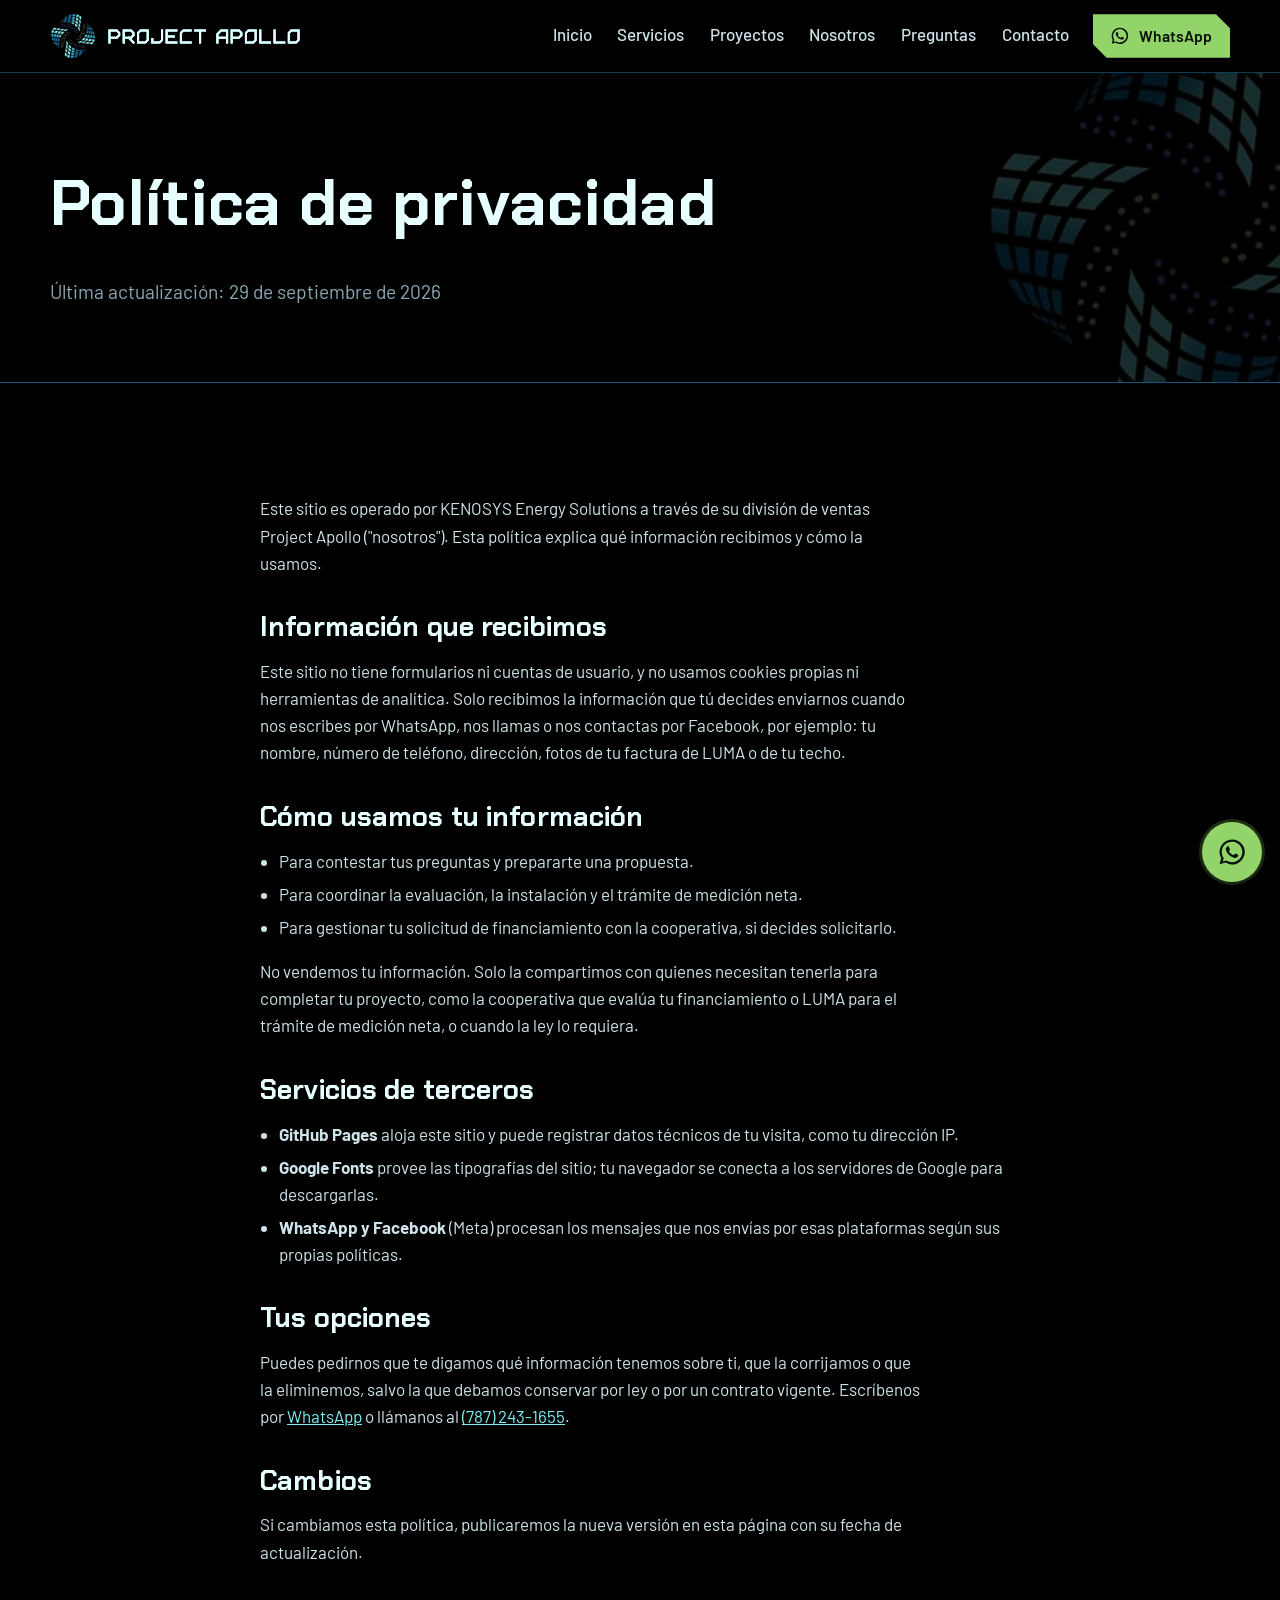
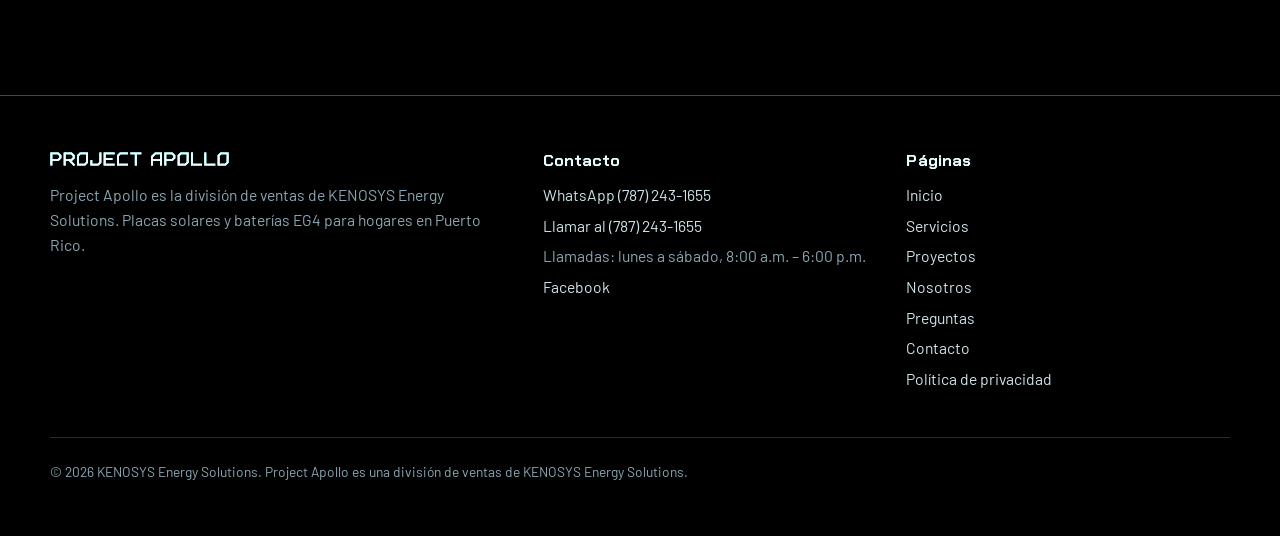
<file: privacidad.html>
<!DOCTYPE html>
<html lang="es-PR">
<head>
  <meta charset="utf-8">
  <meta name="viewport" content="width=device-width, initial-scale=1">
  <title>Política de privacidad | Project Apollo</title>
  <meta name="description" content="Cómo Project Apollo y KENOSYS Energy Solutions manejan la información que compartes con nosotros.">
  <meta name="theme-color" content="#000000">
  <meta property="og:title" content="Política de privacidad | Project Apollo">
  <meta property="og:description" content="Cómo Project Apollo y KENOSYS Energy Solutions manejan la información que compartes con nosotros.">
  <meta property="og:type" content="website">
  <meta property="og:image" content="img/video-poster.jpg">
  <link rel="icon" type="image/png" href="img/favicon.png">
  <link rel="apple-touch-icon" href="img/apple-touch-icon.png">
  <link rel="preconnect" href="https://fonts.googleapis.com">
  <link rel="preconnect" href="https://fonts.gstatic.com" crossorigin>
  <link href="https://fonts.googleapis.com/css2?family=Barlow:wght@400;500;600&family=Chakra+Petch:wght@600;700&display=swap" rel="stylesheet">
  <link rel="stylesheet" href="estilos.css">
</head>
<body>
  <a class="skip" href="#contenido">Saltar al contenido</a>
  <header class="site-header">
    <div class="wrap">
      <a class="brand" href="index.html" aria-label="Project Apollo, inicio">
        <img class="emblem" src="img/apollo-emblema.png" alt="" width="46" height="46">
        <img class="word" src="img/apollo-wordmark.svg" alt="Project Apollo" width="190" height="15">
      </a>
      <nav class="nav" id="nav" aria-label="Principal">
      <a href="index.html">Inicio</a>
      <a href="servicios.html">Servicios</a>
      <a href="proyectos.html">Proyectos</a>
      <a href="nosotros.html">Nosotros</a>
      <a href="faq.html">Preguntas</a>
      <a href="contacto.html">Contacto</a>
      </nav>
      <a class="btn btn-wa header-cta" href="https://wa.me/17872431655" target="_blank" rel="noopener"><svg viewBox="0 0 24 24" fill="currentColor" aria-hidden="true"><path d="M12 2a10 10 0 0 0-8.66 15l-1.3 4.76 4.88-1.28A10 10 0 1 0 12 2zm0 18.2a8.2 8.2 0 0 1-4.18-1.14l-.3-.18-2.9.76.78-2.83-.2-.3A8.2 8.2 0 1 1 12 20.2zm4.5-6.14c-.25-.12-1.46-.72-1.69-.8-.23-.08-.39-.12-.55.12-.17.25-.64.8-.78.97-.14.16-.29.18-.53.06a6.7 6.7 0 0 1-1.98-1.22 7.4 7.4 0 0 1-1.37-1.7c-.14-.25 0-.38.11-.5.11-.11.25-.29.37-.43.13-.15.17-.25.25-.41.08-.17.04-.31-.02-.43-.06-.13-.55-1.33-.76-1.82-.2-.48-.4-.41-.55-.42h-.47a.9.9 0 0 0-.65.3 2.74 2.74 0 0 0-.86 2.04c0 1.2.88 2.37 1 2.53.12.17 1.73 2.64 4.2 3.7.58.25 1.04.4 1.4.52.58.19 1.12.16 1.54.1.47-.07 1.46-.6 1.66-1.18.21-.58.21-1.07.15-1.18-.06-.1-.22-.16-.47-.28z"/></svg>WhatsApp</a>
      <button class="menu-btn" aria-expanded="false" aria-controls="nav" aria-label="Abrir menú">
        <svg viewBox="0 0 24 24" fill="none" stroke="currentColor" stroke-width="2"><path d="M3 6h18M3 12h18M3 18h18"/></svg>
      </button>
    </div>
  </header>
  <main id="contenido">
    <section class="page-hero">
      <div class="wrap">
        <h1>Política de privacidad</h1>
        <p>Última actualización: 29 de septiembre de 2026</p>
      </div>
    </section>
    <section class="section">
      <div class="wrap prose">
        <p>Este sitio es operado por KENOSYS Energy Solutions a través de su división de ventas Project Apollo ("nosotros"). Esta política explica qué información recibimos y cómo la usamos.</p>
        <h2>Información que recibimos</h2>
        <p>Este sitio no tiene formularios ni cuentas de usuario, y no usamos cookies propias ni herramientas de analítica. Solo recibimos la información que tú decides enviarnos cuando nos escribes por WhatsApp, nos llamas o nos contactas por Facebook, por ejemplo: tu nombre, número de teléfono, dirección, fotos de tu factura de LUMA o de tu techo.</p>
        <h2>Cómo usamos tu información</h2>
        <ul>
          <li>Para contestar tus preguntas y prepararte una propuesta.</li>
          <li>Para coordinar la evaluación, la instalación y el trámite de medición neta.</li>
          <li>Para gestionar tu solicitud de financiamiento con la cooperativa, si decides solicitarlo.</li>
        </ul>
        <p>No vendemos tu información. Solo la compartimos con quienes necesitan tenerla para completar tu proyecto, como la cooperativa que evalúa tu financiamiento o LUMA para el trámite de medición neta, o cuando la ley lo requiera.</p>
        <h2>Servicios de terceros</h2>
        <ul>
          <li><b>GitHub Pages</b> aloja este sitio y puede registrar datos técnicos de tu visita, como tu dirección IP.</li>
          <li><b>Google Fonts</b> provee las tipografías del sitio; tu navegador se conecta a los servidores de Google para descargarlas.</li>
          <li><b>WhatsApp y Facebook</b> (Meta) procesan los mensajes que nos envías por esas plataformas según sus propias políticas.</li>
        </ul>
        <h2>Tus opciones</h2>
        <p>Puedes pedirnos que te digamos qué información tenemos sobre ti, que la corrijamos o que la eliminemos, salvo la que debamos conservar por ley o por un contrato vigente. Escríbenos por <a href="https://wa.me/17872431655" target="_blank" rel="noopener">WhatsApp</a> o llámanos al <a href="tel:+17872431655">(787) 243-1655</a>.</p>
        <h2>Cambios</h2>
        <p>Si cambiamos esta política, publicaremos la nueva versión en esta página con su fecha de actualización.</p>
      </div>
    </section>
  </main>
  <footer class="site-footer">
    <div class="wrap">
      <div class="foot">
        <div>
          <img class="word" src="img/apollo-wordmark.svg" alt="Project Apollo" width="180" height="14">
          <p>Project Apollo es la división de ventas de KENOSYS Energy Solutions. Placas solares y baterías EG4 para hogares en Puerto Rico.</p>
        </div>
        <div>
          <h2>Contacto</h2>
          <ul>
            <li><a href="https://wa.me/17872431655" target="_blank" rel="noopener">WhatsApp (787) 243-1655</a></li>
            <li><a href="tel:+17872431655">Llamar al (787) 243-1655</a></li>
            <li>Llamadas: lunes a sábado, 8:00 a.m. – 6:00 p.m.</li>
            <li><a href="https://www.facebook.com/share/1DpKqnJZ9V/?mibextid=wwXIfr" target="_blank" rel="noopener">Facebook</a></li>
          </ul>
        </div>
        <div>
          <h2>Páginas</h2>
          <ul>
            <li><a href="index.html">Inicio</a></li><li><a href="servicios.html">Servicios</a></li><li><a href="proyectos.html">Proyectos</a></li><li><a href="nosotros.html">Nosotros</a></li><li><a href="faq.html">Preguntas</a></li><li><a href="contacto.html">Contacto</a></li>
            <li><a href="privacidad.html">Política de privacidad</a></li>
          </ul>
        </div>
      </div>
      <div class="legal">
        
        <p class="fine">© <span id="year">2026</span> KENOSYS Energy Solutions. Project Apollo es una división de ventas de KENOSYS Energy Solutions.</p>
      </div>
    </div>
  </footer>
  <a class="wa-float" href="https://wa.me/17872431655" target="_blank" rel="noopener" aria-label="Escríbenos por WhatsApp"><svg viewBox="0 0 24 24" fill="currentColor" aria-hidden="true"><path d="M12 2a10 10 0 0 0-8.66 15l-1.3 4.76 4.88-1.28A10 10 0 1 0 12 2zm0 18.2a8.2 8.2 0 0 1-4.18-1.14l-.3-.18-2.9.76.78-2.83-.2-.3A8.2 8.2 0 1 1 12 20.2zm4.5-6.14c-.25-.12-1.46-.72-1.69-.8-.23-.08-.39-.12-.55.12-.17.25-.64.8-.78.97-.14.16-.29.18-.53.06a6.7 6.7 0 0 1-1.98-1.22 7.4 7.4 0 0 1-1.37-1.7c-.14-.25 0-.38.11-.5.11-.11.25-.29.37-.43.13-.15.17-.25.25-.41.08-.17.04-.31-.02-.43-.06-.13-.55-1.33-.76-1.82-.2-.48-.4-.41-.55-.42h-.47a.9.9 0 0 0-.65.3 2.74 2.74 0 0 0-.86 2.04c0 1.2.88 2.37 1 2.53.12.17 1.73 2.64 4.2 3.7.58.25 1.04.4 1.4.52.58.19 1.12.16 1.54.1.47-.07 1.46-.6 1.66-1.18.21-.58.21-1.07.15-1.18-.06-.1-.22-.16-.47-.28z"/></svg></a>
  <script src="script.js"></script>
</body>
</html>
</file>
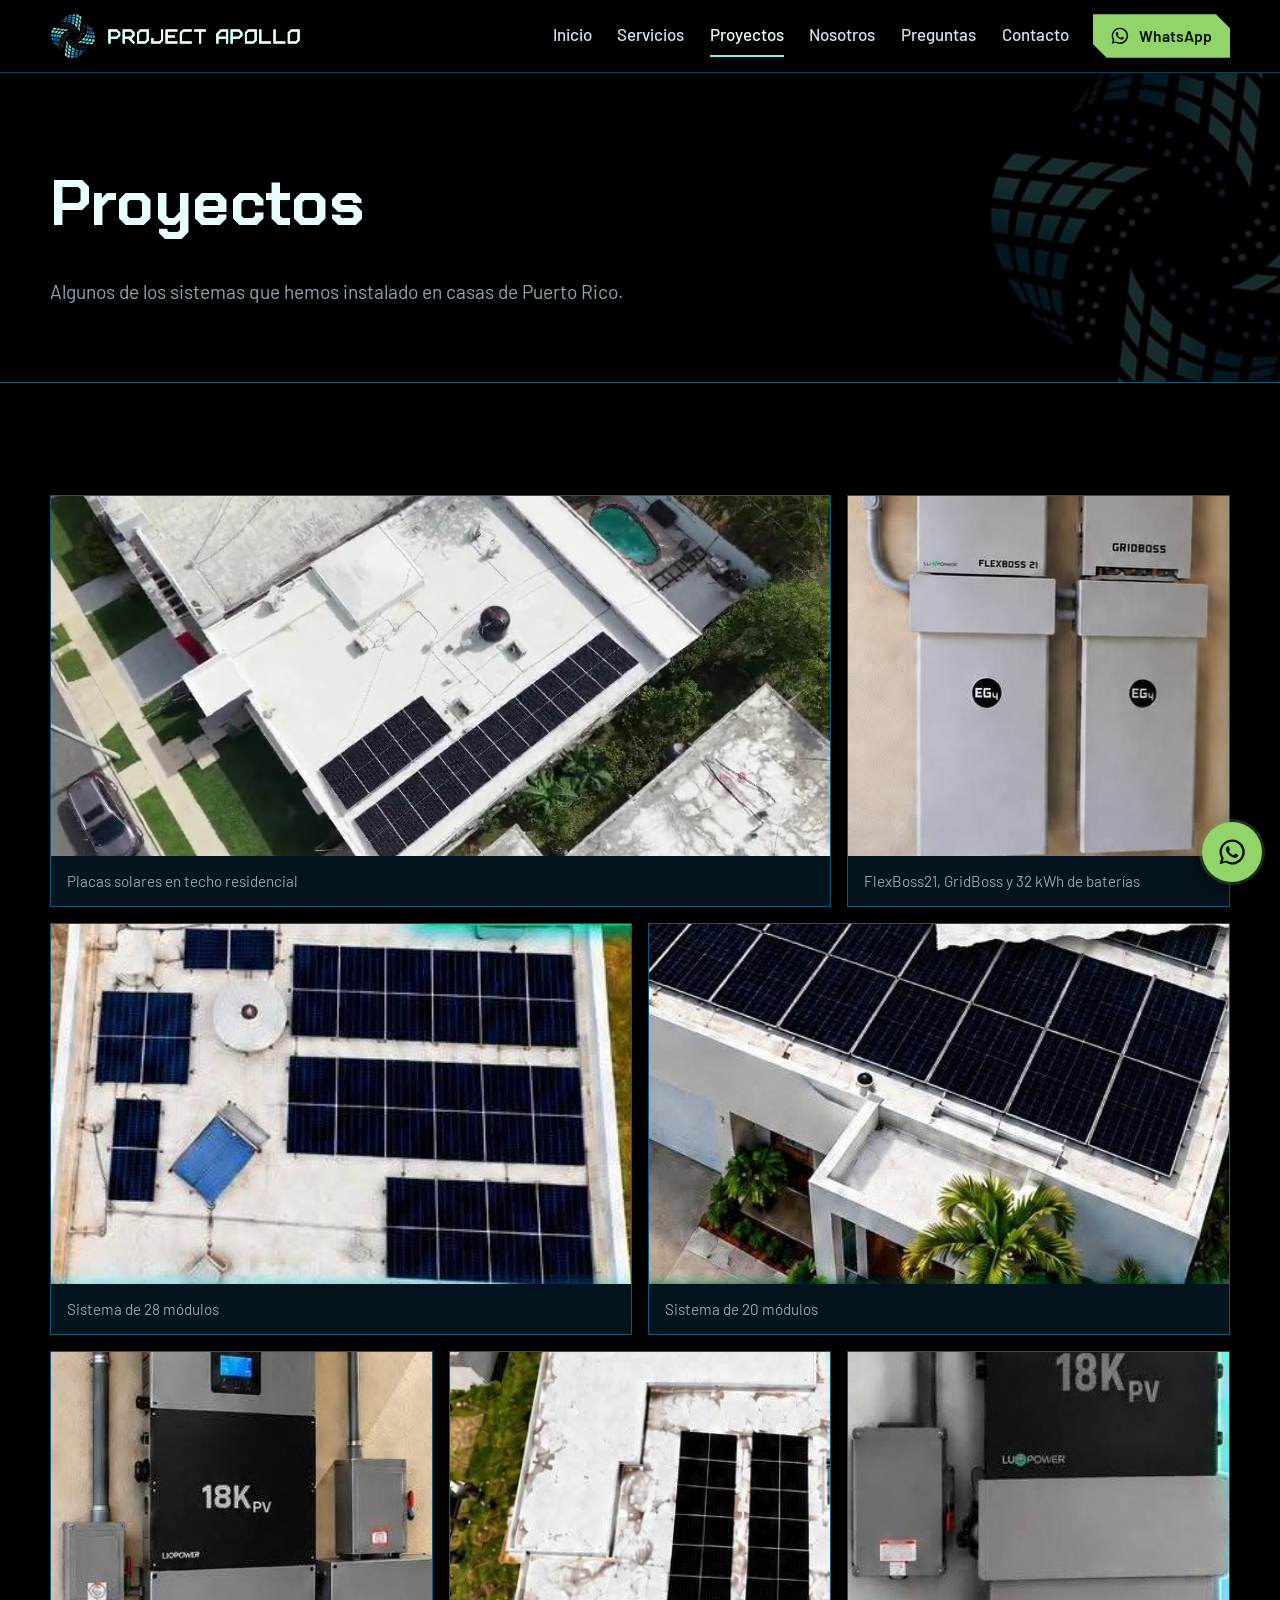
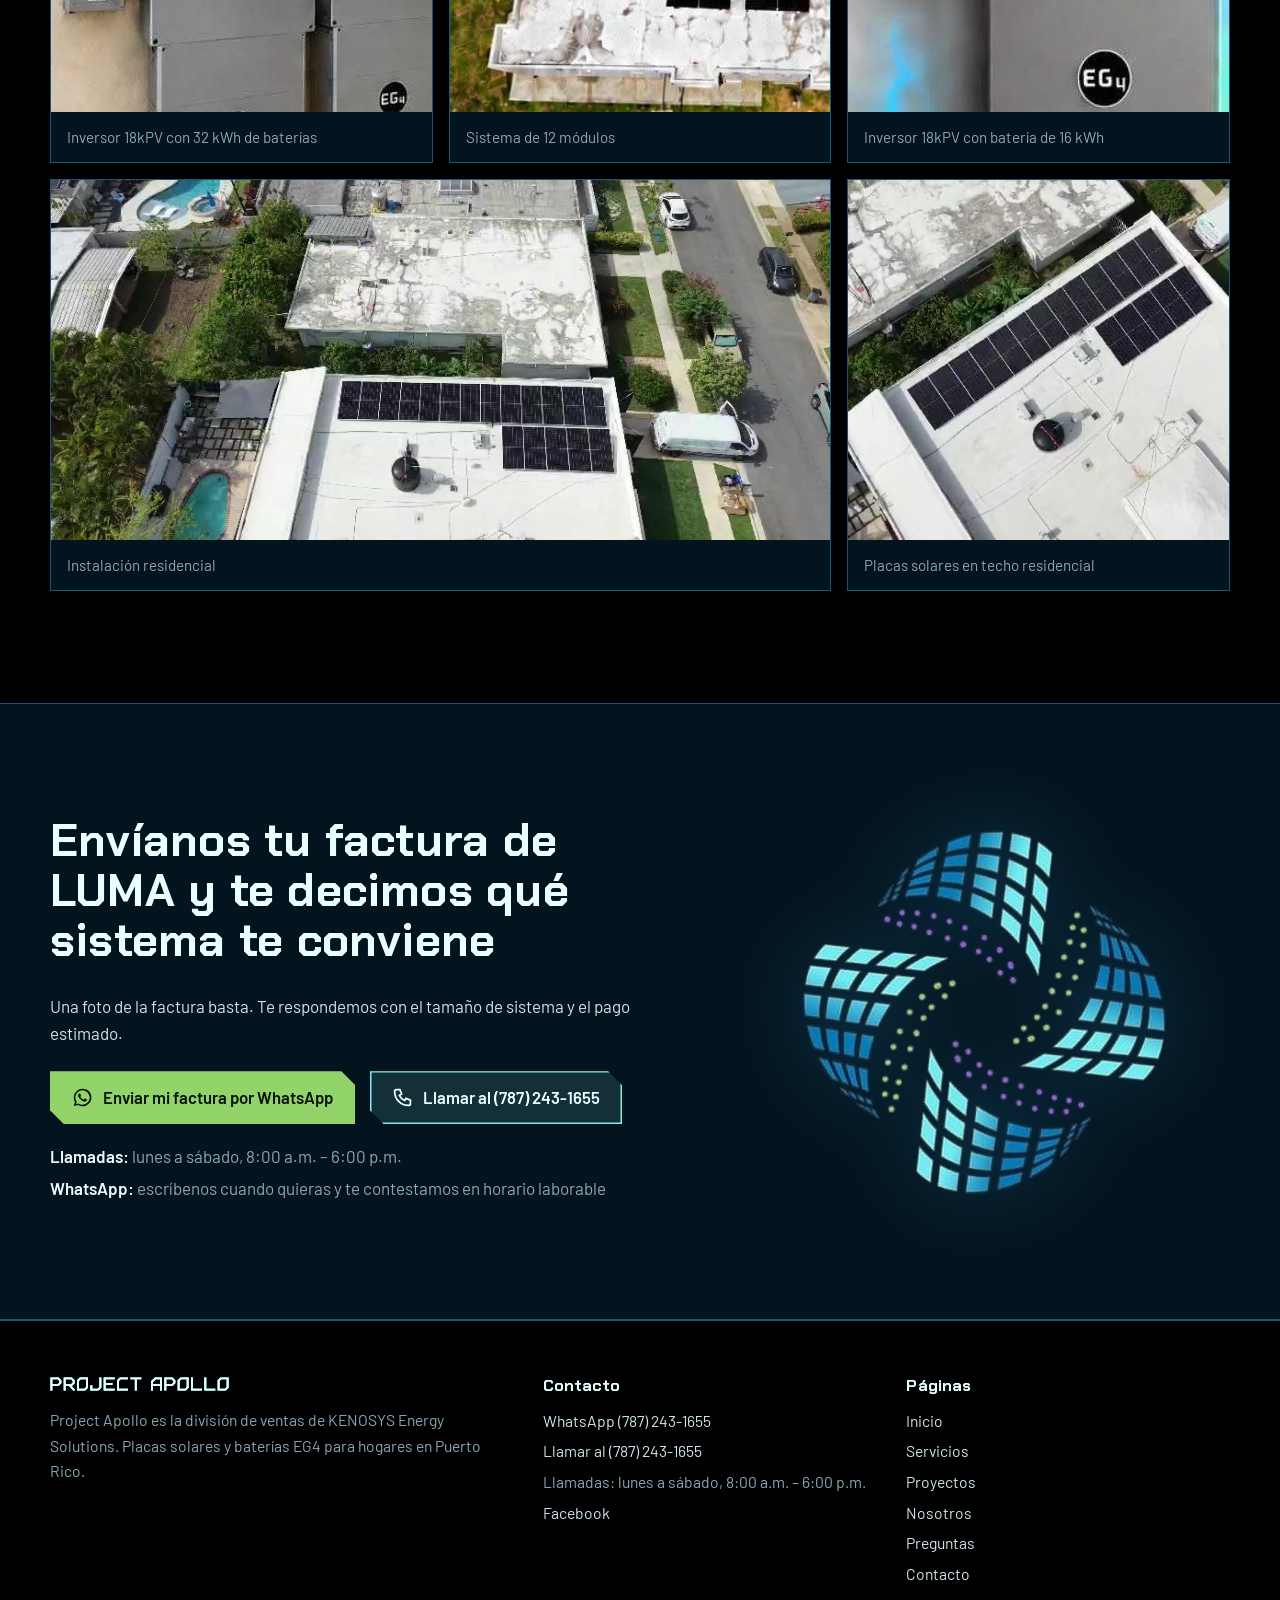
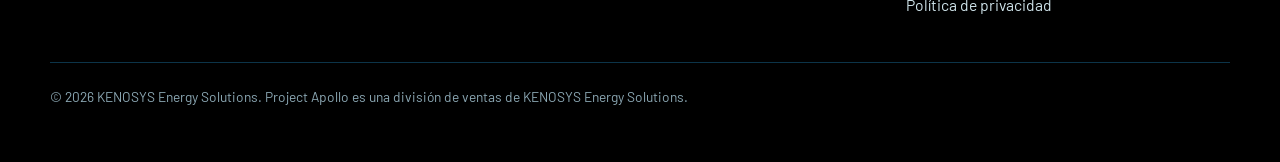
<file: proyectos.html>
<!DOCTYPE html>
<html lang="es-PR">
<head>
  <meta charset="utf-8">
  <meta name="viewport" content="width=device-width, initial-scale=1">
  <title>Proyectos | Project Apollo</title>
  <meta name="description" content="Instalaciones de placas solares y baterías EG4 en hogares de Puerto Rico.">
  <meta name="theme-color" content="#000000">
  <meta property="og:title" content="Proyectos | Project Apollo">
  <meta property="og:description" content="Instalaciones de placas solares y baterías EG4 en hogares de Puerto Rico.">
  <meta property="og:type" content="website">
  <meta property="og:image" content="img/video-poster.jpg">
  <link rel="icon" type="image/png" href="img/favicon.png">
  <link rel="apple-touch-icon" href="img/apple-touch-icon.png">
  <link rel="preconnect" href="https://fonts.googleapis.com">
  <link rel="preconnect" href="https://fonts.gstatic.com" crossorigin>
  <link href="https://fonts.googleapis.com/css2?family=Barlow:wght@400;500;600&family=Chakra+Petch:wght@600;700&display=swap" rel="stylesheet">
  <link rel="stylesheet" href="estilos.css">
</head>
<body>
  <a class="skip" href="#contenido">Saltar al contenido</a>
  <header class="site-header">
    <div class="wrap">
      <a class="brand" href="index.html" aria-label="Project Apollo, inicio">
        <img class="emblem" src="img/apollo-emblema.png" alt="" width="46" height="46">
        <img class="word" src="img/apollo-wordmark.svg" alt="Project Apollo" width="190" height="15">
      </a>
      <nav class="nav" id="nav" aria-label="Principal">
      <a href="index.html">Inicio</a>
      <a href="servicios.html">Servicios</a>
      <a href="proyectos.html" aria-current="page">Proyectos</a>
      <a href="nosotros.html">Nosotros</a>
      <a href="faq.html">Preguntas</a>
      <a href="contacto.html">Contacto</a>
      </nav>
      <a class="btn btn-wa header-cta" href="https://wa.me/17872431655" target="_blank" rel="noopener"><svg viewBox="0 0 24 24" fill="currentColor" aria-hidden="true"><path d="M12 2a10 10 0 0 0-8.66 15l-1.3 4.76 4.88-1.28A10 10 0 1 0 12 2zm0 18.2a8.2 8.2 0 0 1-4.18-1.14l-.3-.18-2.9.76.78-2.83-.2-.3A8.2 8.2 0 1 1 12 20.2zm4.5-6.14c-.25-.12-1.46-.72-1.69-.8-.23-.08-.39-.12-.55.12-.17.25-.64.8-.78.97-.14.16-.29.18-.53.06a6.7 6.7 0 0 1-1.98-1.22 7.4 7.4 0 0 1-1.37-1.7c-.14-.25 0-.38.11-.5.11-.11.25-.29.37-.43.13-.15.17-.25.25-.41.08-.17.04-.31-.02-.43-.06-.13-.55-1.33-.76-1.82-.2-.48-.4-.41-.55-.42h-.47a.9.9 0 0 0-.65.3 2.74 2.74 0 0 0-.86 2.04c0 1.2.88 2.37 1 2.53.12.17 1.73 2.64 4.2 3.7.58.25 1.04.4 1.4.52.58.19 1.12.16 1.54.1.47-.07 1.46-.6 1.66-1.18.21-.58.21-1.07.15-1.18-.06-.1-.22-.16-.47-.28z"/></svg>WhatsApp</a>
      <button class="menu-btn" aria-expanded="false" aria-controls="nav" aria-label="Abrir menú">
        <svg viewBox="0 0 24 24" fill="none" stroke="currentColor" stroke-width="2"><path d="M3 6h18M3 12h18M3 18h18"/></svg>
      </button>
    </div>
  </header>
  <main id="contenido">
    <section class="page-hero">
      <div class="wrap">
        <h1>Proyectos</h1>
        <p>Algunos de los sistemas que hemos instalado en casas de Puerto Rico.</p>
      </div>
    </section>
    <section class="section">
      <div class="wrap gallery">
        <figure class="w4"><img src="img/drone-1.jpg" alt="Vista aérea de un techo con placas solares" loading="lazy" width="848" height="478"><figcaption>Placas solares en techo residencial</figcaption></figure>
        <figure class="w2 tall"><img src="img/equip28.jpg" alt="Inversor FlexBoss21, GridBoss y dos baterías EG4 instalados en pared" loading="lazy"><figcaption>FlexBoss21, GridBoss y 32 kWh de baterías</figcaption></figure>
        <figure class="w3"><img src="img/roof28.jpg" alt="Techo con 28 placas solares" loading="lazy"><figcaption>Sistema de 28 módulos</figcaption></figure>
        <figure class="w3"><img src="img/house20.jpg" alt="Casa con 20 placas solares en el techo" loading="lazy"><figcaption>Sistema de 20 módulos</figcaption></figure>
        <figure class="w2 tall"><img src="img/equip20.jpg" alt="Inversor 18kPV con dos baterías EG4" loading="lazy"><figcaption>Inversor 18kPV con 32 kWh de baterías</figcaption></figure>
        <figure class="w2 tall"><img src="img/roof12.jpg" alt="Techo con 12 placas solares" loading="lazy"><figcaption>Sistema de 12 módulos</figcaption></figure>
        <figure class="w2 tall"><img src="img/equip12.jpg" alt="Inversor 18kPV con una batería EG4" loading="lazy"><figcaption>Inversor 18kPV con batería de 16 kWh</figcaption></figure>
        <figure class="w4"><img src="img/drone-2.jpg" alt="Vista aérea de una urbanización con placas solares en un techo" loading="lazy" width="848" height="478"><figcaption>Instalación residencial</figcaption></figure>
        <figure class="w2"><img src="img/video-poster.jpg" alt="Techo con placas solares visto desde un dron" loading="lazy" width="848" height="478"><figcaption>Placas solares en techo residencial</figcaption></figure>
      </div>
    </section>
    <section class="section band cta">
      <div class="wrap">
        <div>
          <h2>Envíanos tu factura de LUMA y te decimos qué sistema te conviene</h2>
          <p>Una foto de la factura basta. Te respondemos con el tamaño de sistema y el pago estimado.</p>
          <div class="actions">
            <a class="btn btn-wa" href="https://wa.me/17872431655?text=Hola%2C%20quiero%20una%20evaluaci%C3%B3n.%20Les%20env%C3%ADo%20mi%20factura%20de%20LUMA." target="_blank" rel="noopener"><svg viewBox="0 0 24 24" fill="currentColor" aria-hidden="true"><path d="M12 2a10 10 0 0 0-8.66 15l-1.3 4.76 4.88-1.28A10 10 0 1 0 12 2zm0 18.2a8.2 8.2 0 0 1-4.18-1.14l-.3-.18-2.9.76.78-2.83-.2-.3A8.2 8.2 0 1 1 12 20.2zm4.5-6.14c-.25-.12-1.46-.72-1.69-.8-.23-.08-.39-.12-.55.12-.17.25-.64.8-.78.97-.14.16-.29.18-.53.06a6.7 6.7 0 0 1-1.98-1.22 7.4 7.4 0 0 1-1.37-1.7c-.14-.25 0-.38.11-.5.11-.11.25-.29.37-.43.13-.15.17-.25.25-.41.08-.17.04-.31-.02-.43-.06-.13-.55-1.33-.76-1.82-.2-.48-.4-.41-.55-.42h-.47a.9.9 0 0 0-.65.3 2.74 2.74 0 0 0-.86 2.04c0 1.2.88 2.37 1 2.53.12.17 1.73 2.64 4.2 3.7.58.25 1.04.4 1.4.52.58.19 1.12.16 1.54.1.47-.07 1.46-.6 1.66-1.18.21-.58.21-1.07.15-1.18-.06-.1-.22-.16-.47-.28z"/></svg>Enviar mi factura por WhatsApp</a>
            <a class="btn btn-ghost" href="tel:+17872431655"><svg viewBox="0 0 24 24" fill="none" stroke="currentColor" stroke-width="2" aria-hidden="true"><path d="M5 3h4l2 5-2.5 1.5a11 11 0 0 0 6 6L16 13l5 2v4a2 2 0 0 1-2 2A16 16 0 0 1 3 5a2 2 0 0 1 2-2z"/></svg>Llamar al (787) 243-1655</a>
          </div>
          <ul class="contact-lines">
            <li><b>Llamadas:</b> lunes a sábado, 8:00 a.m. – 6:00 p.m.</li>
            <li><b>WhatsApp:</b> escríbenos cuando quieras y te contestamos en horario laborable</li>
          </ul>
        </div>
        <img class="cta-emblem" src="img/apollo-emblema.png" alt="" width="380" height="380" loading="lazy">
      </div>
    </section>
  </main>
  <footer class="site-footer">
    <div class="wrap">
      <div class="foot">
        <div>
          <img class="word" src="img/apollo-wordmark.svg" alt="Project Apollo" width="180" height="14">
          <p>Project Apollo es la división de ventas de KENOSYS Energy Solutions. Placas solares y baterías EG4 para hogares en Puerto Rico.</p>
        </div>
        <div>
          <h2>Contacto</h2>
          <ul>
            <li><a href="https://wa.me/17872431655" target="_blank" rel="noopener">WhatsApp (787) 243-1655</a></li>
            <li><a href="tel:+17872431655">Llamar al (787) 243-1655</a></li>
            <li>Llamadas: lunes a sábado, 8:00 a.m. – 6:00 p.m.</li>
            <li><a href="https://www.facebook.com/share/1DpKqnJZ9V/?mibextid=wwXIfr" target="_blank" rel="noopener">Facebook</a></li>
          </ul>
        </div>
        <div>
          <h2>Páginas</h2>
          <ul>
            <li><a href="index.html">Inicio</a></li><li><a href="servicios.html">Servicios</a></li><li><a href="proyectos.html">Proyectos</a></li><li><a href="nosotros.html">Nosotros</a></li><li><a href="faq.html">Preguntas</a></li><li><a href="contacto.html">Contacto</a></li>
            <li><a href="privacidad.html">Política de privacidad</a></li>
          </ul>
        </div>
      </div>
      <div class="legal">
        
        <p class="fine">© <span id="year">2026</span> KENOSYS Energy Solutions. Project Apollo es una división de ventas de KENOSYS Energy Solutions.</p>
      </div>
    </div>
  </footer>
  <a class="wa-float" href="https://wa.me/17872431655" target="_blank" rel="noopener" aria-label="Escríbenos por WhatsApp"><svg viewBox="0 0 24 24" fill="currentColor" aria-hidden="true"><path d="M12 2a10 10 0 0 0-8.66 15l-1.3 4.76 4.88-1.28A10 10 0 1 0 12 2zm0 18.2a8.2 8.2 0 0 1-4.18-1.14l-.3-.18-2.9.76.78-2.83-.2-.3A8.2 8.2 0 1 1 12 20.2zm4.5-6.14c-.25-.12-1.46-.72-1.69-.8-.23-.08-.39-.12-.55.12-.17.25-.64.8-.78.97-.14.16-.29.18-.53.06a6.7 6.7 0 0 1-1.98-1.22 7.4 7.4 0 0 1-1.37-1.7c-.14-.25 0-.38.11-.5.11-.11.25-.29.37-.43.13-.15.17-.25.25-.41.08-.17.04-.31-.02-.43-.06-.13-.55-1.33-.76-1.82-.2-.48-.4-.41-.55-.42h-.47a.9.9 0 0 0-.65.3 2.74 2.74 0 0 0-.86 2.04c0 1.2.88 2.37 1 2.53.12.17 1.73 2.64 4.2 3.7.58.25 1.04.4 1.4.52.58.19 1.12.16 1.54.1.47-.07 1.46-.6 1.66-1.18.21-.58.21-1.07.15-1.18-.06-.1-.22-.16-.47-.28z"/></svg></a>
  <script src="script.js"></script>
</body>
</html>
</file>
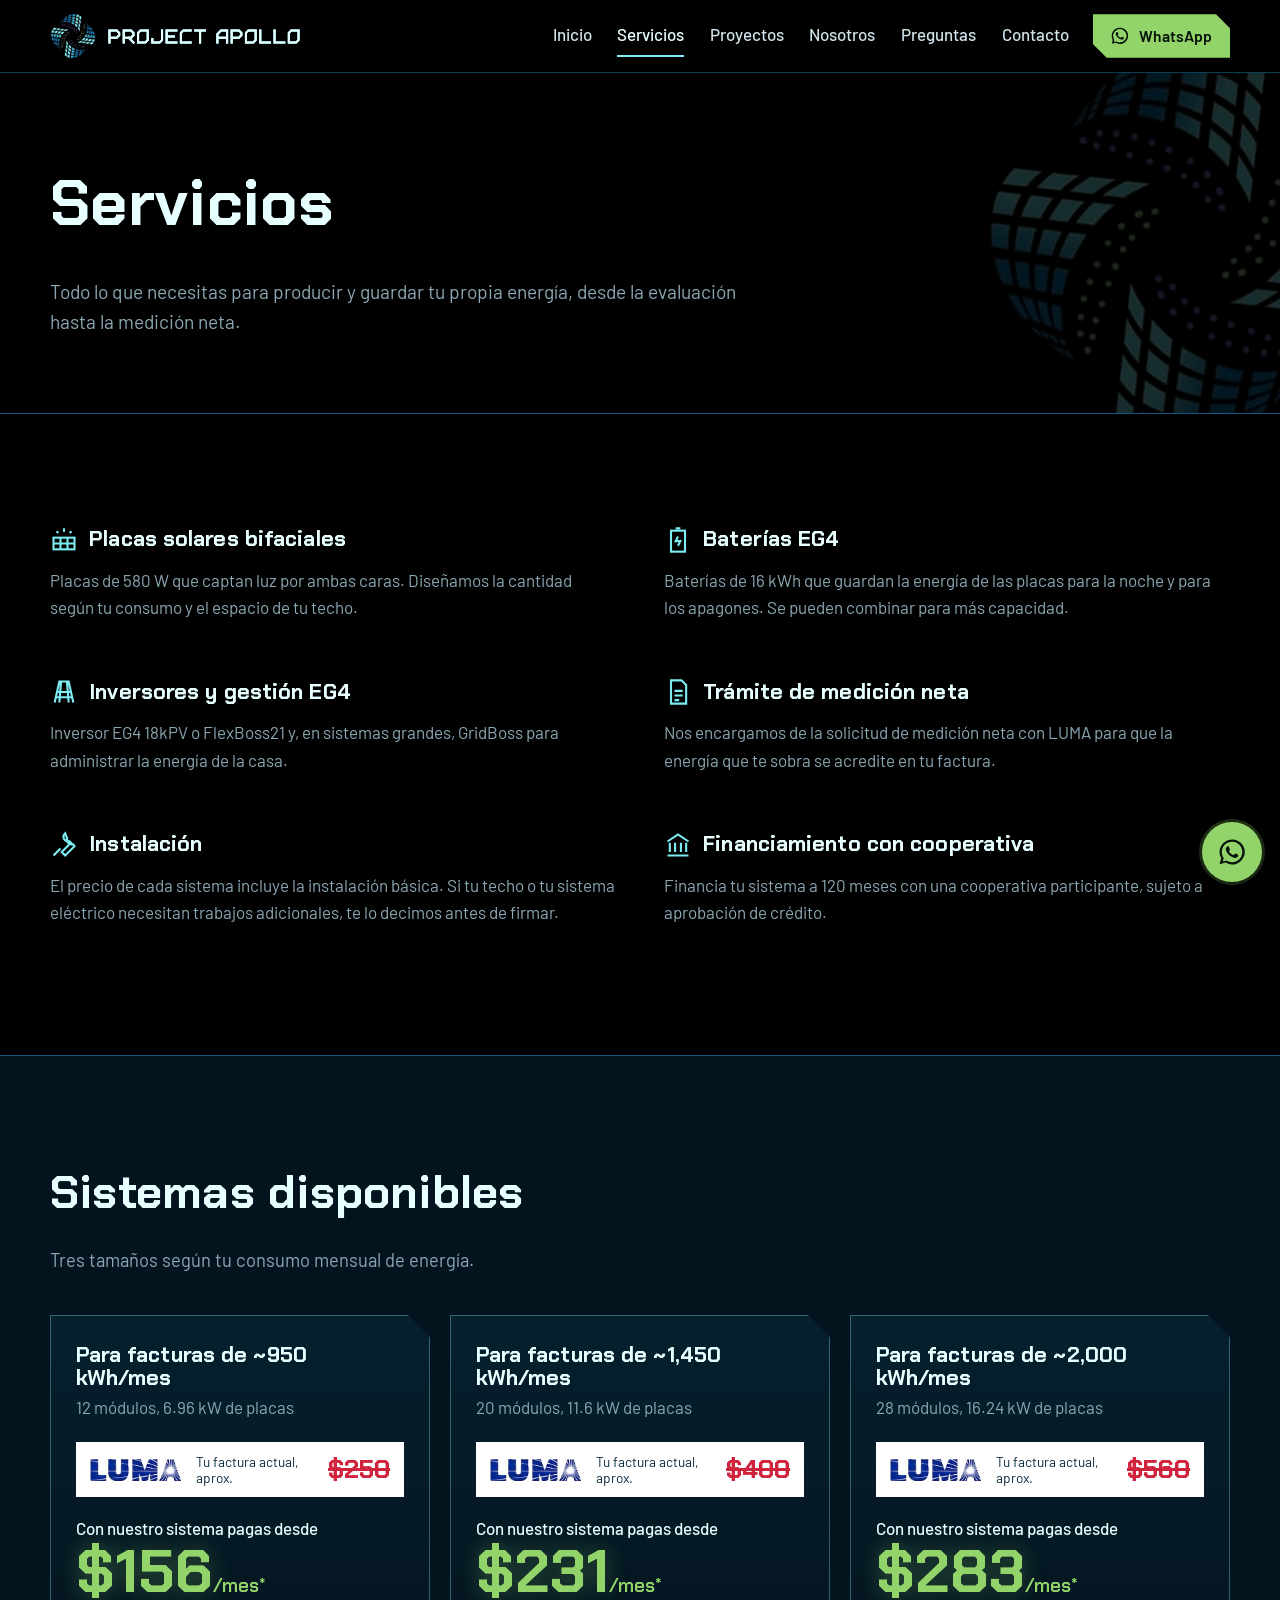
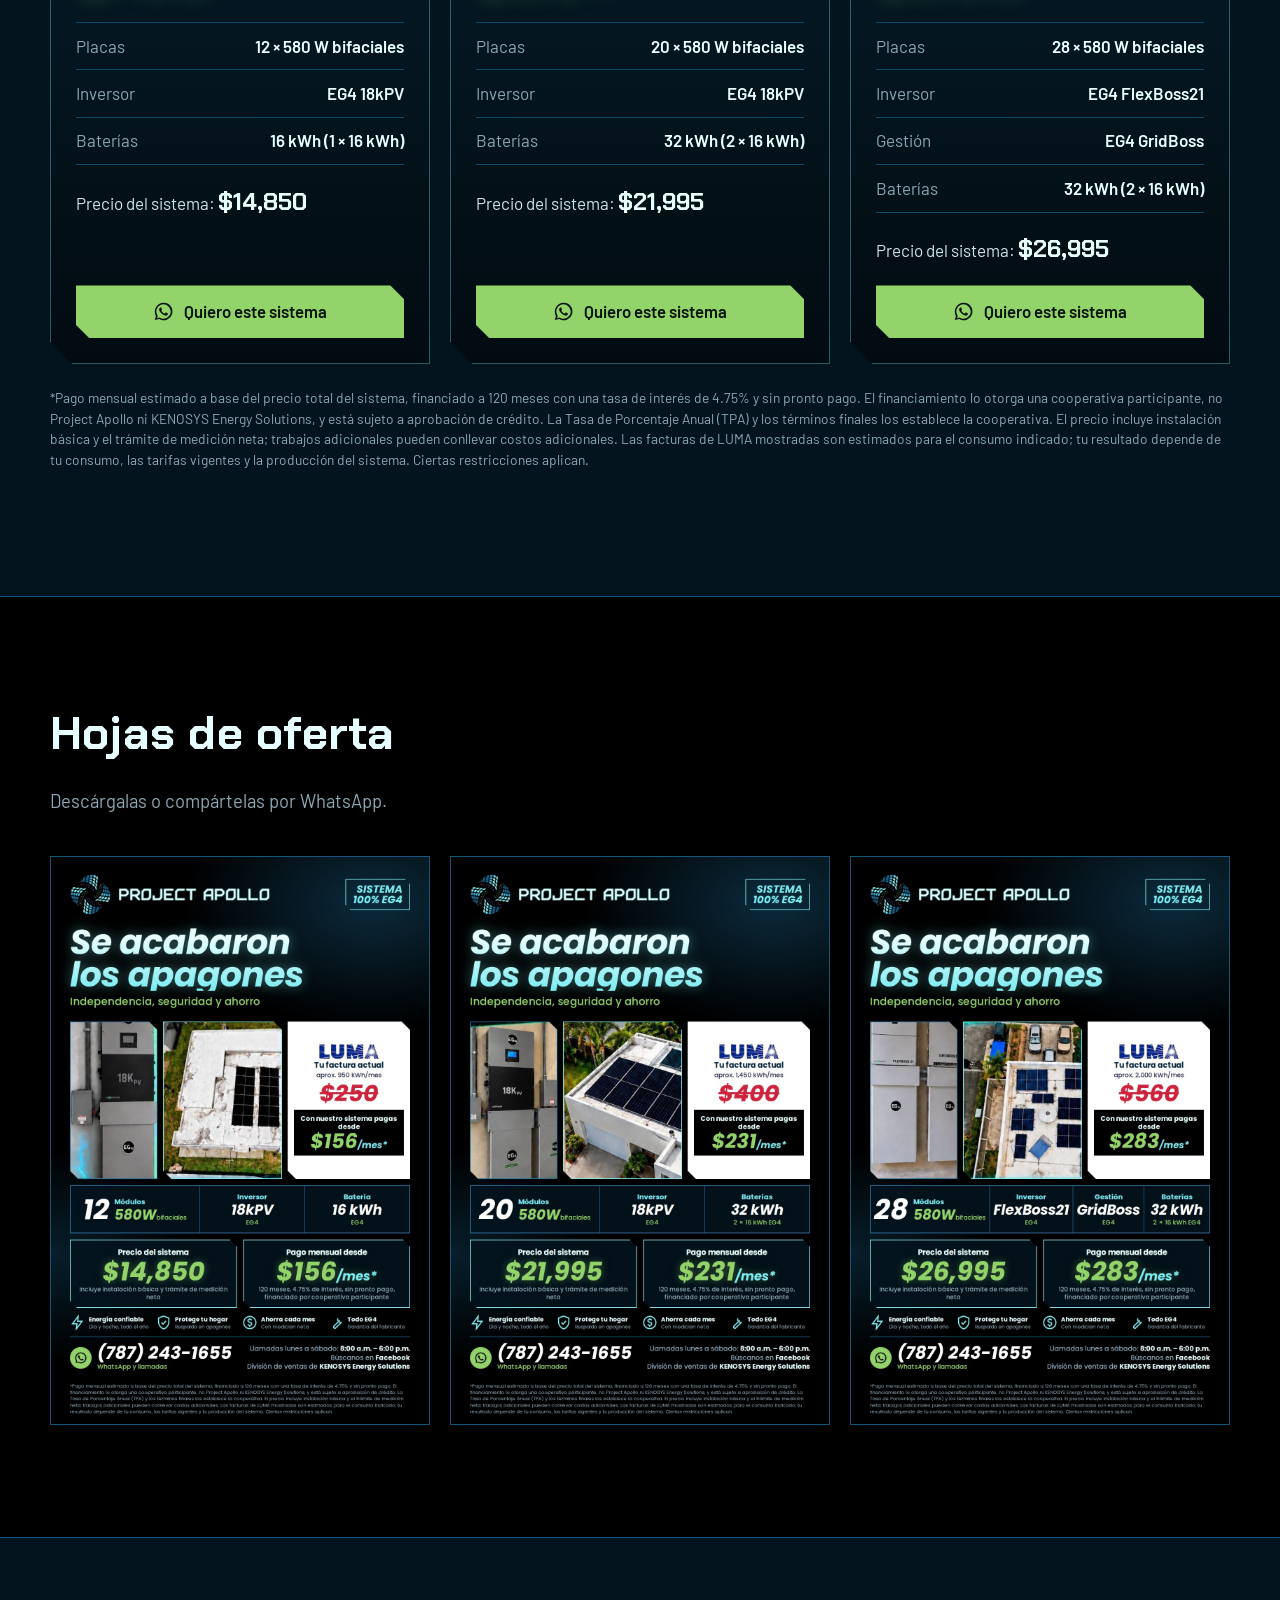
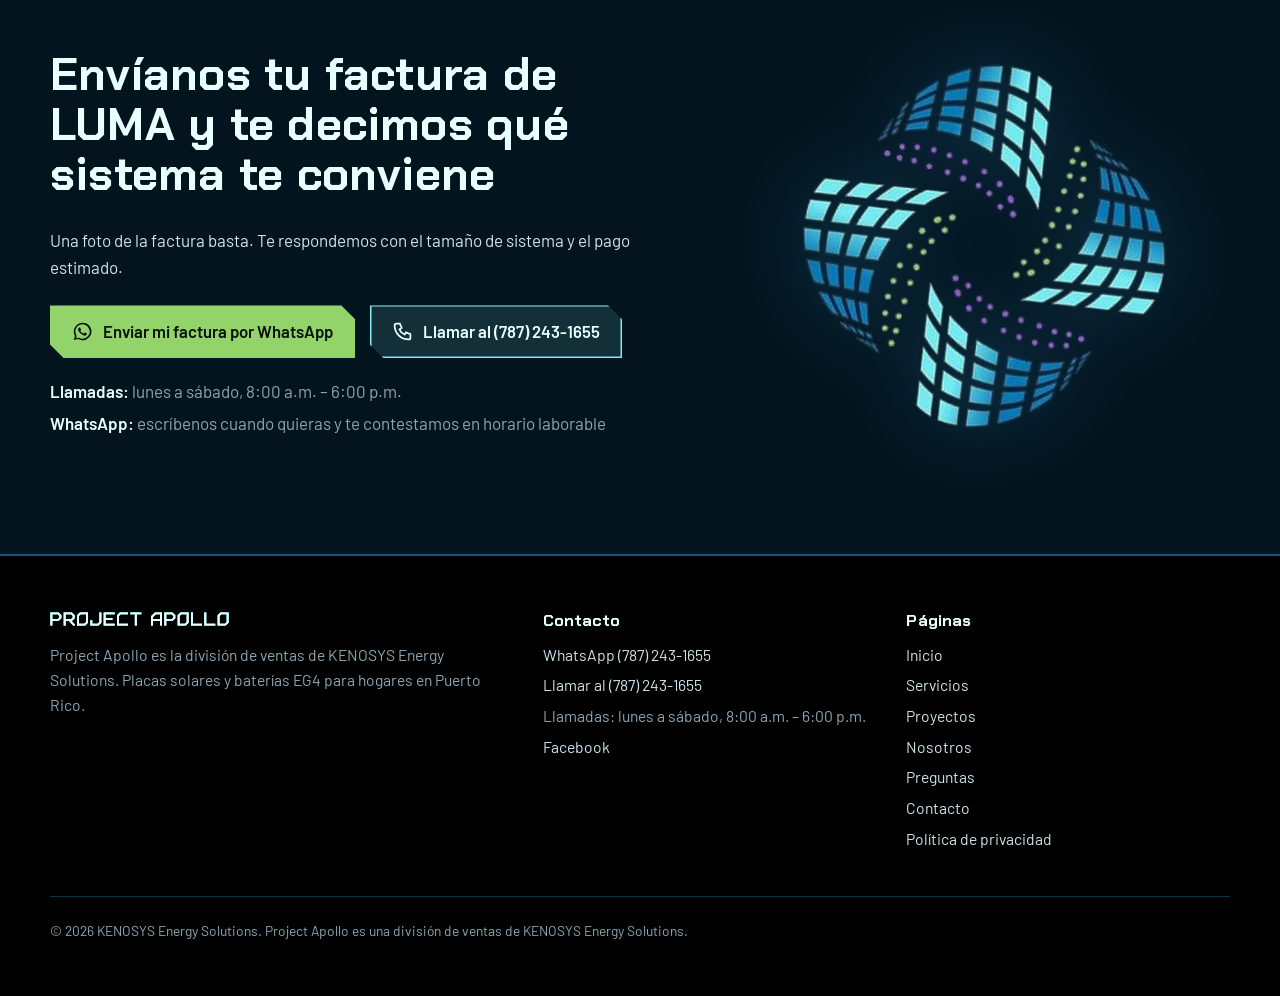
<file: servicios.html>
<!DOCTYPE html>
<html lang="es-PR">
<head>
  <meta charset="utf-8">
  <meta name="viewport" content="width=device-width, initial-scale=1">
  <title>Servicios | Project Apollo</title>
  <meta name="description" content="Sistemas solares con baterías EG4, instalación, trámite de medición neta y financiamiento con cooperativa en Puerto Rico.">
  <meta name="theme-color" content="#000000">
  <meta property="og:title" content="Servicios | Project Apollo">
  <meta property="og:description" content="Sistemas solares con baterías EG4, instalación, trámite de medición neta y financiamiento con cooperativa en Puerto Rico.">
  <meta property="og:type" content="website">
  <meta property="og:image" content="img/video-poster.jpg">
  <link rel="icon" type="image/png" href="img/favicon.png">
  <link rel="apple-touch-icon" href="img/apple-touch-icon.png">
  <link rel="preconnect" href="https://fonts.googleapis.com">
  <link rel="preconnect" href="https://fonts.gstatic.com" crossorigin>
  <link href="https://fonts.googleapis.com/css2?family=Barlow:wght@400;500;600&family=Chakra+Petch:wght@600;700&display=swap" rel="stylesheet">
  <link rel="stylesheet" href="estilos.css">
</head>
<body>
  <a class="skip" href="#contenido">Saltar al contenido</a>
  <header class="site-header">
    <div class="wrap">
      <a class="brand" href="index.html" aria-label="Project Apollo, inicio">
        <img class="emblem" src="img/apollo-emblema.png" alt="" width="46" height="46">
        <img class="word" src="img/apollo-wordmark.svg" alt="Project Apollo" width="190" height="15">
      </a>
      <nav class="nav" id="nav" aria-label="Principal">
      <a href="index.html">Inicio</a>
      <a href="servicios.html" aria-current="page">Servicios</a>
      <a href="proyectos.html">Proyectos</a>
      <a href="nosotros.html">Nosotros</a>
      <a href="faq.html">Preguntas</a>
      <a href="contacto.html">Contacto</a>
      </nav>
      <a class="btn btn-wa header-cta" href="https://wa.me/17872431655" target="_blank" rel="noopener"><svg viewBox="0 0 24 24" fill="currentColor" aria-hidden="true"><path d="M12 2a10 10 0 0 0-8.66 15l-1.3 4.76 4.88-1.28A10 10 0 1 0 12 2zm0 18.2a8.2 8.2 0 0 1-4.18-1.14l-.3-.18-2.9.76.78-2.83-.2-.3A8.2 8.2 0 1 1 12 20.2zm4.5-6.14c-.25-.12-1.46-.72-1.69-.8-.23-.08-.39-.12-.55.12-.17.25-.64.8-.78.97-.14.16-.29.18-.53.06a6.7 6.7 0 0 1-1.98-1.22 7.4 7.4 0 0 1-1.37-1.7c-.14-.25 0-.38.11-.5.11-.11.25-.29.37-.43.13-.15.17-.25.25-.41.08-.17.04-.31-.02-.43-.06-.13-.55-1.33-.76-1.82-.2-.48-.4-.41-.55-.42h-.47a.9.9 0 0 0-.65.3 2.74 2.74 0 0 0-.86 2.04c0 1.2.88 2.37 1 2.53.12.17 1.73 2.64 4.2 3.7.58.25 1.04.4 1.4.52.58.19 1.12.16 1.54.1.47-.07 1.46-.6 1.66-1.18.21-.58.21-1.07.15-1.18-.06-.1-.22-.16-.47-.28z"/></svg>WhatsApp</a>
      <button class="menu-btn" aria-expanded="false" aria-controls="nav" aria-label="Abrir menú">
        <svg viewBox="0 0 24 24" fill="none" stroke="currentColor" stroke-width="2"><path d="M3 6h18M3 12h18M3 18h18"/></svg>
      </button>
    </div>
  </header>
  <main id="contenido">
    <section class="page-hero">
      <div class="wrap">
        <h1>Servicios</h1>
        <p>Todo lo que necesitas para producir y guardar tu propia energía, desde la evaluación hasta la medición neta.</p>
      </div>
    </section>
    <section class="section">
      <div class="wrap services">
        <div class="service"><h3><svg viewBox="0 0 24 24" fill="none" stroke="currentColor" stroke-width="1.8" aria-hidden="true"><rect x="3" y="10" width="18" height="10"/><path d="M3 15h18M9 10v10M15 10v10M12 2v3M5.6 4.6l1.5 1.5M18.4 4.6l-1.5 1.5"/></svg>Placas solares bifaciales</h3><p>Placas de 580 W que captan luz por ambas caras. Diseñamos la cantidad según tu consumo y el espacio de tu techo.</p></div>
        <div class="service"><h3><svg viewBox="0 0 24 24" fill="none" stroke="currentColor" stroke-width="1.8" aria-hidden="true"><rect x="6" y="4" width="12" height="18"/><path d="M10 2h4M12 9l-2 4h4l-2 4"/></svg>Baterías EG4</h3><p>Baterías de 16 kWh que guardan la energía de las placas para la noche y para los apagones. Se pueden combinar para más capacidad.</p></div>
        <div class="service"><h3><svg viewBox="0 0 24 24" fill="none" stroke="currentColor" stroke-width="1.8" aria-hidden="true"><path d="M4 21 8 3h8l4 18M6 12h12M5 16.5h14M9.5 3 8 21M14.5 3 16 21"/></svg>Inversores y gestión EG4</h3><p>Inversor EG4 18kPV o FlexBoss21 y, en sistemas grandes, GridBoss para administrar la energía de la casa.</p></div>
        <div class="service"><h3><svg viewBox="0 0 24 24" fill="none" stroke="currentColor" stroke-width="1.8" aria-hidden="true"><path d="M6 2h9l4 4v16H6z"/><path d="M9 11h7M9 15h7M9 19h4"/></svg>Trámite de medición neta</h3><p>Nos encargamos de la solicitud de medición neta con LUMA para que la energía que te sobra se acredite en tu factura.</p></div>
        <div class="service"><h3><svg viewBox="0 0 24 24" fill="none" stroke="currentColor" stroke-width="1.8" aria-hidden="true"><path d="M14.7 6.3a4 4 0 0 0 5 5L21 13l-8 8-3-3 8-8-1.3-1.3a4 4 0 0 1-5-5L13 2z" transform="rotate(0)"/><path d="m3 21 6-6"/></svg>Instalación</h3><p>El precio de cada sistema incluye la instalación básica. Si tu techo o tu sistema eléctrico necesitan trabajos adicionales, te lo decimos antes de firmar.</p></div>
        <div class="service"><h3><svg viewBox="0 0 24 24" fill="none" stroke="currentColor" stroke-width="1.8" aria-hidden="true"><path d="M3 9 12 3l9 6M5 10v8M9.5 10v8M14.5 10v8M19 10v8M3 21h18"/></svg>Financiamiento con cooperativa</h3><p>Financia tu sistema a 120 meses con una cooperativa participante, sujeto a aprobación de crédito.</p></div>
      </div>
    </section>

    <section class="section band" id="sistemas">
      <div class="wrap">
        <div class="section-head">
          <h2>Sistemas disponibles</h2>
          <p>Tres tamaños según tu consumo mensual de energía.</p>
        </div>
        <div class="pkgs">
        <article class="pkg">
          <h3>Para facturas de ~950 kWh/mes</h3>
          <p class="size">12 módulos, 6.96 kW de placas</p>
          <div class="bill"><img src="img/luma-logo.png" alt="LUMA" width="90" height="22"><span class="lbl">Tu factura actual, aprox.</span><s>$250</s></div>
          <div class="pay"><span class="lbl">Con nuestro sistema pagas desde</span><strong>$156</strong><span class="per">/mes*</span></div>
          <ul class="specs">
            <li><span>Placas</span><span>12 × 580 W bifaciales</span></li>
            <li><span>Inversor</span><span>EG4 18kPV</span></li>
            
            <li><span>Baterías</span><span>16 kWh (1 × 16 kWh)</span></li>
          </ul>
          <p class="price">Precio del sistema: <b>$14,850</b></p>
          <a class="btn btn-wa" href="https://wa.me/17872431655?text=Hola%2C%20me%20interesa%20el%20sistema%20de%2012%20m%C3%B3dulos%20%28desde%20%24156/mes%29.%20Mi%20factura%20de%20LUMA%20es%20de%20aproximadamente%20%24" target="_blank" rel="noopener"><svg viewBox="0 0 24 24" fill="currentColor" aria-hidden="true"><path d="M12 2a10 10 0 0 0-8.66 15l-1.3 4.76 4.88-1.28A10 10 0 1 0 12 2zm0 18.2a8.2 8.2 0 0 1-4.18-1.14l-.3-.18-2.9.76.78-2.83-.2-.3A8.2 8.2 0 1 1 12 20.2zm4.5-6.14c-.25-.12-1.46-.72-1.69-.8-.23-.08-.39-.12-.55.12-.17.25-.64.8-.78.97-.14.16-.29.18-.53.06a6.7 6.7 0 0 1-1.98-1.22 7.4 7.4 0 0 1-1.37-1.7c-.14-.25 0-.38.11-.5.11-.11.25-.29.37-.43.13-.15.17-.25.25-.41.08-.17.04-.31-.02-.43-.06-.13-.55-1.33-.76-1.82-.2-.48-.4-.41-.55-.42h-.47a.9.9 0 0 0-.65.3 2.74 2.74 0 0 0-.86 2.04c0 1.2.88 2.37 1 2.53.12.17 1.73 2.64 4.2 3.7.58.25 1.04.4 1.4.52.58.19 1.12.16 1.54.1.47-.07 1.46-.6 1.66-1.18.21-.58.21-1.07.15-1.18-.06-.1-.22-.16-.47-.28z"/></svg>Quiero este sistema</a>
        </article><article class="pkg">
          <h3>Para facturas de ~1,450 kWh/mes</h3>
          <p class="size">20 módulos, 11.6 kW de placas</p>
          <div class="bill"><img src="img/luma-logo.png" alt="LUMA" width="90" height="22"><span class="lbl">Tu factura actual, aprox.</span><s>$400</s></div>
          <div class="pay"><span class="lbl">Con nuestro sistema pagas desde</span><strong>$231</strong><span class="per">/mes*</span></div>
          <ul class="specs">
            <li><span>Placas</span><span>20 × 580 W bifaciales</span></li>
            <li><span>Inversor</span><span>EG4 18kPV</span></li>
            
            <li><span>Baterías</span><span>32 kWh (2 × 16 kWh)</span></li>
          </ul>
          <p class="price">Precio del sistema: <b>$21,995</b></p>
          <a class="btn btn-wa" href="https://wa.me/17872431655?text=Hola%2C%20me%20interesa%20el%20sistema%20de%2020%20m%C3%B3dulos%20%28desde%20%24231/mes%29.%20Mi%20factura%20de%20LUMA%20es%20de%20aproximadamente%20%24" target="_blank" rel="noopener"><svg viewBox="0 0 24 24" fill="currentColor" aria-hidden="true"><path d="M12 2a10 10 0 0 0-8.66 15l-1.3 4.76 4.88-1.28A10 10 0 1 0 12 2zm0 18.2a8.2 8.2 0 0 1-4.18-1.14l-.3-.18-2.9.76.78-2.83-.2-.3A8.2 8.2 0 1 1 12 20.2zm4.5-6.14c-.25-.12-1.46-.72-1.69-.8-.23-.08-.39-.12-.55.12-.17.25-.64.8-.78.97-.14.16-.29.18-.53.06a6.7 6.7 0 0 1-1.98-1.22 7.4 7.4 0 0 1-1.37-1.7c-.14-.25 0-.38.11-.5.11-.11.25-.29.37-.43.13-.15.17-.25.25-.41.08-.17.04-.31-.02-.43-.06-.13-.55-1.33-.76-1.82-.2-.48-.4-.41-.55-.42h-.47a.9.9 0 0 0-.65.3 2.74 2.74 0 0 0-.86 2.04c0 1.2.88 2.37 1 2.53.12.17 1.73 2.64 4.2 3.7.58.25 1.04.4 1.4.52.58.19 1.12.16 1.54.1.47-.07 1.46-.6 1.66-1.18.21-.58.21-1.07.15-1.18-.06-.1-.22-.16-.47-.28z"/></svg>Quiero este sistema</a>
        </article><article class="pkg">
          <h3>Para facturas de ~2,000 kWh/mes</h3>
          <p class="size">28 módulos, 16.24 kW de placas</p>
          <div class="bill"><img src="img/luma-logo.png" alt="LUMA" width="90" height="22"><span class="lbl">Tu factura actual, aprox.</span><s>$560</s></div>
          <div class="pay"><span class="lbl">Con nuestro sistema pagas desde</span><strong>$283</strong><span class="per">/mes*</span></div>
          <ul class="specs">
            <li><span>Placas</span><span>28 × 580 W bifaciales</span></li>
            <li><span>Inversor</span><span>EG4 FlexBoss21</span></li>
            <li><span>Gestión</span><span>EG4 GridBoss</span></li>
            <li><span>Baterías</span><span>32 kWh (2 × 16 kWh)</span></li>
          </ul>
          <p class="price">Precio del sistema: <b>$26,995</b></p>
          <a class="btn btn-wa" href="https://wa.me/17872431655?text=Hola%2C%20me%20interesa%20el%20sistema%20de%2028%20m%C3%B3dulos%20%28desde%20%24283/mes%29.%20Mi%20factura%20de%20LUMA%20es%20de%20aproximadamente%20%24" target="_blank" rel="noopener"><svg viewBox="0 0 24 24" fill="currentColor" aria-hidden="true"><path d="M12 2a10 10 0 0 0-8.66 15l-1.3 4.76 4.88-1.28A10 10 0 1 0 12 2zm0 18.2a8.2 8.2 0 0 1-4.18-1.14l-.3-.18-2.9.76.78-2.83-.2-.3A8.2 8.2 0 1 1 12 20.2zm4.5-6.14c-.25-.12-1.46-.72-1.69-.8-.23-.08-.39-.12-.55.12-.17.25-.64.8-.78.97-.14.16-.29.18-.53.06a6.7 6.7 0 0 1-1.98-1.22 7.4 7.4 0 0 1-1.37-1.7c-.14-.25 0-.38.11-.5.11-.11.25-.29.37-.43.13-.15.17-.25.25-.41.08-.17.04-.31-.02-.43-.06-.13-.55-1.33-.76-1.82-.2-.48-.4-.41-.55-.42h-.47a.9.9 0 0 0-.65.3 2.74 2.74 0 0 0-.86 2.04c0 1.2.88 2.37 1 2.53.12.17 1.73 2.64 4.2 3.7.58.25 1.04.4 1.4.52.58.19 1.12.16 1.54.1.47-.07 1.46-.6 1.66-1.18.21-.58.21-1.07.15-1.18-.06-.1-.22-.16-.47-.28z"/></svg>Quiero este sistema</a>
        </article>
        </div>
        <p class="fine">*Pago mensual estimado a base del precio total del sistema, financiado a 120 meses con una tasa de interés de 4.75% y sin pronto pago. El financiamiento lo otorga una cooperativa participante, no Project Apollo ni KENOSYS Energy Solutions, y está sujeto a aprobación de crédito. La Tasa de Porcentaje Anual (TPA) y los términos finales los establece la cooperativa. El precio incluye instalación básica y el trámite de medición neta; trabajos adicionales pueden conllevar costos adicionales. Las facturas de LUMA mostradas son estimados para el consumo indicado; tu resultado depende de tu consumo, las tarifas vigentes y la producción del sistema. Ciertas restricciones aplican.</p>
      </div>
    </section>

    <section class="section">
      <div class="wrap">
        <div class="section-head">
          <h2>Hojas de oferta</h2>
          <p>Descárgalas o compártelas por WhatsApp.</p>
        </div>
        <div class="flyers">
          <a href="img/flyers/apollo-sistema-12-modulos.jpg" target="_blank" rel="noopener"><img src="img/flyers/apollo-sistema-12-modulos.jpg" alt="Hoja de oferta del sistema de 12 módulos, desde $156 al mes" loading="lazy" width="1080" height="1620"></a><a href="img/flyers/apollo-sistema-20-modulos.jpg" target="_blank" rel="noopener"><img src="img/flyers/apollo-sistema-20-modulos.jpg" alt="Hoja de oferta del sistema de 20 módulos, desde $231 al mes" loading="lazy" width="1080" height="1620"></a><a href="img/flyers/apollo-sistema-28-modulos.jpg" target="_blank" rel="noopener"><img src="img/flyers/apollo-sistema-28-modulos.jpg" alt="Hoja de oferta del sistema de 28 módulos, desde $283 al mes" loading="lazy" width="1080" height="1620"></a>
        </div>
      </div>
    </section>
    <section class="section band cta">
      <div class="wrap">
        <div>
          <h2>Envíanos tu factura de LUMA y te decimos qué sistema te conviene</h2>
          <p>Una foto de la factura basta. Te respondemos con el tamaño de sistema y el pago estimado.</p>
          <div class="actions">
            <a class="btn btn-wa" href="https://wa.me/17872431655?text=Hola%2C%20quiero%20una%20evaluaci%C3%B3n.%20Les%20env%C3%ADo%20mi%20factura%20de%20LUMA." target="_blank" rel="noopener"><svg viewBox="0 0 24 24" fill="currentColor" aria-hidden="true"><path d="M12 2a10 10 0 0 0-8.66 15l-1.3 4.76 4.88-1.28A10 10 0 1 0 12 2zm0 18.2a8.2 8.2 0 0 1-4.18-1.14l-.3-.18-2.9.76.78-2.83-.2-.3A8.2 8.2 0 1 1 12 20.2zm4.5-6.14c-.25-.12-1.46-.72-1.69-.8-.23-.08-.39-.12-.55.12-.17.25-.64.8-.78.97-.14.16-.29.18-.53.06a6.7 6.7 0 0 1-1.98-1.22 7.4 7.4 0 0 1-1.37-1.7c-.14-.25 0-.38.11-.5.11-.11.25-.29.37-.43.13-.15.17-.25.25-.41.08-.17.04-.31-.02-.43-.06-.13-.55-1.33-.76-1.82-.2-.48-.4-.41-.55-.42h-.47a.9.9 0 0 0-.65.3 2.74 2.74 0 0 0-.86 2.04c0 1.2.88 2.37 1 2.53.12.17 1.73 2.64 4.2 3.7.58.25 1.04.4 1.4.52.58.19 1.12.16 1.54.1.47-.07 1.46-.6 1.66-1.18.21-.58.21-1.07.15-1.18-.06-.1-.22-.16-.47-.28z"/></svg>Enviar mi factura por WhatsApp</a>
            <a class="btn btn-ghost" href="tel:+17872431655"><svg viewBox="0 0 24 24" fill="none" stroke="currentColor" stroke-width="2" aria-hidden="true"><path d="M5 3h4l2 5-2.5 1.5a11 11 0 0 0 6 6L16 13l5 2v4a2 2 0 0 1-2 2A16 16 0 0 1 3 5a2 2 0 0 1 2-2z"/></svg>Llamar al (787) 243-1655</a>
          </div>
          <ul class="contact-lines">
            <li><b>Llamadas:</b> lunes a sábado, 8:00 a.m. – 6:00 p.m.</li>
            <li><b>WhatsApp:</b> escríbenos cuando quieras y te contestamos en horario laborable</li>
          </ul>
        </div>
        <img class="cta-emblem" src="img/apollo-emblema.png" alt="" width="380" height="380" loading="lazy">
      </div>
    </section>
  </main>
  <footer class="site-footer">
    <div class="wrap">
      <div class="foot">
        <div>
          <img class="word" src="img/apollo-wordmark.svg" alt="Project Apollo" width="180" height="14">
          <p>Project Apollo es la división de ventas de KENOSYS Energy Solutions. Placas solares y baterías EG4 para hogares en Puerto Rico.</p>
        </div>
        <div>
          <h2>Contacto</h2>
          <ul>
            <li><a href="https://wa.me/17872431655" target="_blank" rel="noopener">WhatsApp (787) 243-1655</a></li>
            <li><a href="tel:+17872431655">Llamar al (787) 243-1655</a></li>
            <li>Llamadas: lunes a sábado, 8:00 a.m. – 6:00 p.m.</li>
            <li><a href="https://www.facebook.com/share/1DpKqnJZ9V/?mibextid=wwXIfr" target="_blank" rel="noopener">Facebook</a></li>
          </ul>
        </div>
        <div>
          <h2>Páginas</h2>
          <ul>
            <li><a href="index.html">Inicio</a></li><li><a href="servicios.html">Servicios</a></li><li><a href="proyectos.html">Proyectos</a></li><li><a href="nosotros.html">Nosotros</a></li><li><a href="faq.html">Preguntas</a></li><li><a href="contacto.html">Contacto</a></li>
            <li><a href="privacidad.html">Política de privacidad</a></li>
          </ul>
        </div>
      </div>
      <div class="legal">
        
        <p class="fine">© <span id="year">2026</span> KENOSYS Energy Solutions. Project Apollo es una división de ventas de KENOSYS Energy Solutions.</p>
      </div>
    </div>
  </footer>
  <a class="wa-float" href="https://wa.me/17872431655" target="_blank" rel="noopener" aria-label="Escríbenos por WhatsApp"><svg viewBox="0 0 24 24" fill="currentColor" aria-hidden="true"><path d="M12 2a10 10 0 0 0-8.66 15l-1.3 4.76 4.88-1.28A10 10 0 1 0 12 2zm0 18.2a8.2 8.2 0 0 1-4.18-1.14l-.3-.18-2.9.76.78-2.83-.2-.3A8.2 8.2 0 1 1 12 20.2zm4.5-6.14c-.25-.12-1.46-.72-1.69-.8-.23-.08-.39-.12-.55.12-.17.25-.64.8-.78.97-.14.16-.29.18-.53.06a6.7 6.7 0 0 1-1.98-1.22 7.4 7.4 0 0 1-1.37-1.7c-.14-.25 0-.38.11-.5.11-.11.25-.29.37-.43.13-.15.17-.25.25-.41.08-.17.04-.31-.02-.43-.06-.13-.55-1.33-.76-1.82-.2-.48-.4-.41-.55-.42h-.47a.9.9 0 0 0-.65.3 2.74 2.74 0 0 0-.86 2.04c0 1.2.88 2.37 1 2.53.12.17 1.73 2.64 4.2 3.7.58.25 1.04.4 1.4.52.58.19 1.12.16 1.54.1.47-.07 1.46-.6 1.66-1.18.21-.58.21-1.07.15-1.18-.06-.1-.22-.16-.47-.28z"/></svg></a>
  <script src="script.js"></script>
</body>
</html>
</file>
<file: estilos.css>
/* Project Apollo — estilos globales
   Paleta tomada del logo: negro, cian de las celdas, azules del panel,
   y los puntos verde/violeta como acentos. */
:root{
  --void:#000000;
  --deep:#04141E;
  --line:#14577B;
  --blue:#207BAC;
  --cyan:#7CEDF2;
  --ice:#E8FFFF;
  --text:#CFE3EA;
  --muted:#8BA7B3;
  --green:#93D46A;
  --violet:#8A74D8;
  --strike:#FF5A6E;
  --display:"Chakra Petch", "Barlow", system-ui, sans-serif;
  --body:"Barlow", system-ui, -apple-system, "Segoe UI", sans-serif;
  --chamfer:14px;
  --wrap:1180px;
}
*,*::before,*::after{box-sizing:border-box}
html{scroll-behavior:smooth;-webkit-text-size-adjust:100%}
body{margin:0;background:var(--void);color:var(--text);font:400 1.0625rem/1.6 var(--body)}
img,video{max-width:100%;height:auto;display:block}
a{color:var(--cyan)}
a:hover{color:var(--ice)}
:focus-visible{outline:2px solid var(--cyan);outline-offset:3px}
.wrap{width:min(100% - 2.5rem, var(--wrap));margin-inline:auto}
.skip{position:absolute;left:-999px;top:0;background:var(--cyan);color:#000;padding:.6rem 1rem;z-index:100}
.skip:focus{left:1rem}
h1,h2,h3{font-family:var(--display);color:var(--ice);line-height:1.08;margin:0 0 .6em;font-weight:700;letter-spacing:.005em}
h1{font-size:clamp(2.6rem,6.4vw,5.4rem)}
h2{font-size:clamp(1.9rem,3.6vw,2.9rem)}
h3{font-size:1.35rem}
p{margin:0 0 1em;max-width:66ch}

/* Botones con esquinas cortadas, igual que las letras del logo */
.btn{--c:var(--chamfer);display:inline-flex;align-items:center;gap:.6rem;font:600 1.05rem/1 var(--body);
  padding:1rem 1.4rem;text-decoration:none;border:0;cursor:pointer;
  clip-path:polygon(0 0,calc(100% - var(--c)) 0,100% var(--c),100% 100%,var(--c) 100%,0 calc(100% - var(--c)))}
.btn svg{width:1.25em;height:1.25em;flex:none}
.btn-wa{background:var(--green);color:#06120A}
.btn-wa:hover{background:#B2EA8C;color:#06120A}
.btn-ghost{background:rgba(124,237,242,.12);color:var(--ice);box-shadow:inset 0 0 0 1.5px var(--cyan)}
.btn-ghost:hover{background:rgba(124,237,242,.24);color:#fff}

/* Header */
.site-header{position:sticky;top:0;z-index:50;background:rgba(0,0,0,.86);backdrop-filter:blur(10px);-webkit-backdrop-filter:blur(10px);border-bottom:1px solid rgba(20,87,123,.7)}
.site-header .wrap{display:flex;align-items:center;gap:1.5rem;min-height:72px}
.brand{display:flex;align-items:center;gap:.75rem;text-decoration:none;margin-right:auto}
.brand img.emblem{width:46px;height:46px}
.brand img.word{height:15px;width:auto}
.nav{display:flex;gap:1.6rem}
.nav a{color:var(--text);text-decoration:none;font-weight:500;padding:.4rem 0;border-bottom:2px solid transparent}
.nav a:hover{color:var(--ice)}
.nav a[aria-current="page"]{color:var(--ice);border-bottom-color:var(--cyan)}
.header-cta{padding:.75rem 1.1rem;font-size:.98rem}
.menu-btn{display:none;background:none;border:1.5px solid var(--line);color:var(--ice);padding:.55rem .7rem;cursor:pointer}
.menu-btn svg{width:22px;height:22px;display:block}

@media (prefers-reduced-motion:no-preference){
  .brand img.emblem{animation:spin-in 1.1s cubic-bezier(.2,.8,.2,1) both}
  @keyframes spin-in{from{transform:rotate(-180deg) scale(.6);opacity:0}to{transform:none;opacity:1}}
}

@media (max-width:960px){
  .menu-btn{display:block}
  .header-cta{display:none}
  .nav{position:absolute;inset:72px 0 auto 0;flex-direction:column;gap:0;background:#000;border-bottom:1px solid var(--line);display:none;padding:.5rem 1.25rem 1.25rem}
  .nav.open{display:flex}
  .nav a{padding:.9rem 0;border-bottom:1px solid rgba(20,87,123,.5);font-size:1.1rem}
  .nav a[aria-current="page"]{border-bottom-color:rgba(20,87,123,.5);color:var(--cyan)}
}

/* Banner de video */
.hero{position:relative;min-height:540px;height:min(86vh,780px);overflow:hidden;display:flex;align-items:flex-end;background:#000}
.hero video{position:absolute;inset:0;width:100%;height:100%;object-fit:cover}
.hero::after{content:"";position:absolute;inset:0;background:
  linear-gradient(90deg,rgba(0,0,0,.88) 0%,rgba(0,0,0,.6) 42%,rgba(0,0,0,.08) 78%),
  linear-gradient(0deg,#000 0%,rgba(0,0,0,0) 32%)}
.hero .wrap{position:relative;z-index:2;padding-bottom:clamp(2.5rem,7vh,5rem)}
.hero h1{max-width:12ch;text-shadow:0 0 28px rgba(124,237,242,.35)}
.hero .lead{font-size:clamp(1.1rem,1.6vw,1.35rem);color:var(--ice);max-width:40ch}
.hero .actions{display:flex;flex-wrap:wrap;gap:.9rem;margin:1.6rem 0 1rem}
.hero .hours{color:var(--muted);font-size:.98rem;margin:0}
.video-toggle{position:absolute;z-index:3;right:1.25rem;top:1.25rem;background:rgba(0,0,0,.6);color:var(--ice);border:1px solid var(--line);
  font:500 .9rem var(--body);padding:.5rem .8rem;cursor:pointer;display:flex;gap:.45rem;align-items:center}
.video-toggle svg{width:14px;height:14px}

/* Secciones */
.section{padding:clamp(4rem,9vw,7rem) 0}
.section-head{margin-bottom:2.5rem}
.section-head p{color:var(--muted);font-size:1.15rem}
.band{background:var(--deep);border-block:1px solid var(--line)}

/* Paquetes */
.pkgs{display:grid;grid-template-columns:repeat(3,1fr);gap:1.25rem}
.pkg{--c:22px;background:linear-gradient(180deg,#06202E 0%,#020B11 100%);padding:1.8rem 1.6rem 1.6rem;position:relative;display:flex;flex-direction:column;
  clip-path:polygon(0 0,calc(100% - var(--c)) 0,100% var(--c),100% 100%,var(--c) 100%,0 calc(100% - var(--c)))}
.pkg::before{content:"";position:absolute;inset:0;pointer-events:none;border:1px solid rgba(124,237,242,.35);
  clip-path:inherit}
.pkg h3{margin-bottom:.25rem}
.pkg .size{color:var(--muted);margin:0 0 1.3rem}
.bill{display:flex;align-items:center;gap:.9rem;background:#fff;color:#0B2A3D;padding:.7rem .9rem;margin-bottom:1.1rem}
.bill img{height:22px;width:auto}
.bill .lbl{font-size:.85rem;line-height:1.2;flex:1}
.bill s{font:700 1.6rem/1 var(--display);color:#D0243E;text-decoration-thickness:3px}
.pay{margin-bottom:1.2rem}
.pay .lbl{display:block;color:var(--ice);font-weight:500}
.pay strong{font:700 clamp(3rem,5vw,3.8rem)/1 var(--display);color:var(--green);text-shadow:0 0 22px rgba(147,212,106,.35)}
.pay .per{color:var(--green);font:600 1.2rem var(--display)}
.specs{list-style:none;padding:0;margin:0 0 1.3rem;border-top:1px solid rgba(20,87,123,.8)}
.specs li{display:flex;justify-content:space-between;gap:1rem;padding:.6rem 0;border-bottom:1px solid rgba(20,87,123,.8)}
.specs li span:first-child{color:var(--muted)}
.specs li span:last-child{color:var(--ice);font-weight:600;text-align:right}
.pkg .price{margin:0 0 1.3rem}
.pkg .price b{font:700 1.5rem var(--display);color:var(--ice)}
.pkg .btn{margin-top:auto;justify-content:center}
.fine{font-size:.86rem;line-height:1.5;color:var(--muted);max-width:none}
.pkgs + .fine{margin-top:1.5rem}

/* Beneficios */
.perks{display:grid;grid-template-columns:repeat(4,1fr);gap:2rem}
.perk svg{width:40px;height:40px;color:var(--cyan);margin-bottom:.9rem}
.perk h3{font-size:1.2rem;margin-bottom:.35rem}
.perk p{color:var(--muted);margin:0}

/* Pasos */
.steps{list-style:none;margin:0;padding:0;display:grid;grid-template-columns:repeat(4,1fr);gap:1.5rem;counter-reset:s}
.steps li{counter-increment:s;border-top:2px solid var(--line);padding-top:1.1rem;position:relative}
.steps li::before{content:counter(s);font:700 2.4rem/1 var(--display);color:var(--blue);display:block;margin-bottom:.6rem}
.steps li:first-child{border-top-color:var(--cyan)}
.steps h3{font-size:1.15rem;margin-bottom:.35rem}
.steps p{color:var(--muted);margin:0}

/* Llamada a la acción */
.cta{position:relative;overflow:hidden}
.cta .wrap{display:grid;grid-template-columns:1.3fr 1fr;gap:3rem;align-items:center}
.cta-emblem{width:min(380px,100%);justify-self:center;opacity:.95;filter:drop-shadow(0 0 40px rgba(32,123,172,.45))}
.cta .actions{display:flex;flex-wrap:wrap;gap:.9rem;margin:1.5rem 0 1.2rem}
.contact-lines{list-style:none;padding:0;margin:0;color:var(--muted)}
.contact-lines li{margin:.3rem 0}
.contact-lines b{color:var(--ice);font-weight:600}

/* Encabezado de subpáginas */
.page-hero{padding:clamp(3.5rem,8vw,6rem) 0 clamp(2rem,5vw,3.5rem);border-bottom:1px solid var(--line);position:relative;overflow:hidden}
.page-hero::after{content:"";position:absolute;right:-120px;top:50%;width:420px;height:420px;transform:translateY(-50%);
  background:url("img/apollo-emblema.png") center/contain no-repeat;opacity:.18;pointer-events:none}
.page-hero .wrap{position:relative;z-index:1}
.page-hero h1{font-size:clamp(2.3rem,5vw,4rem)}
.page-hero p{font-size:1.2rem;color:var(--muted)}

/* Servicios */
.services{display:grid;grid-template-columns:repeat(2,1fr);gap:2.5rem 3rem}
.service h3{display:flex;gap:.7rem;align-items:center}
.service h3 svg{width:28px;height:28px;color:var(--cyan);flex:none}
.service p{color:var(--muted)}
.flyers{display:grid;grid-template-columns:repeat(3,1fr);gap:1.25rem}
.flyers a{display:block;border:1px solid var(--line)}
.flyers a:hover{border-color:var(--cyan)}

/* Proyectos */
.gallery{display:grid;grid-template-columns:repeat(6,1fr);gap:1rem}
.gallery figure{margin:0;background:var(--deep);border:1px solid var(--line)}
.gallery figure{display:flex;flex-direction:column}
.gallery img{width:100%;height:360px;object-fit:cover}
.gallery figcaption{padding:.8rem 1rem;color:var(--muted);font-size:.95rem}
.gallery .w2{grid-column:span 2}
.gallery .w3{grid-column:span 3}
.gallery .w4{grid-column:span 4}

/* Texto largo (nosotros, privacidad) */
.prose{max-width:760px}
.prose h2{font-size:1.7rem;margin-top:2.2rem}
.prose ul{padding-left:1.2rem}
.prose li{margin:.35rem 0}

/* FAQ */
.faq{max-width:860px}
.faq details{border-bottom:1px solid var(--line)}
.faq summary{cursor:pointer;list-style:none;padding:1.25rem 2.5rem 1.25rem 0;font:600 1.2rem/1.35 var(--display);color:var(--ice);position:relative}
.faq summary::-webkit-details-marker{display:none}
.faq summary::after{content:"+";position:absolute;right:.3rem;top:1rem;font:400 1.8rem var(--body);color:var(--cyan)}
.faq details[open] summary::after{content:"–"}
.faq details > div{padding:0 0 1.25rem;color:var(--muted)}

/* Contacto */
.contact-grid{display:grid;grid-template-columns:1fr 1fr;gap:1.5rem}
.contact-card{--c:22px;background:var(--deep);padding:2rem;
  clip-path:polygon(0 0,calc(100% - var(--c)) 0,100% var(--c),100% 100%,var(--c) 100%,0 calc(100% - var(--c)))}
.contact-card h2{font-size:1.6rem}
.contact-card .big{font:700 clamp(1.7rem,3.2vw,2.3rem)/1.1 var(--display);color:var(--ice);margin:.2rem 0 1rem;display:block;text-decoration:none}
.contact-card p{color:var(--muted)}

/* Footer */
.site-footer{border-top:1px solid var(--line);padding:3.5rem 0 2.5rem;background:#000}
.foot{display:grid;grid-template-columns:1.4fr 1fr 1fr;gap:2.5rem;margin-bottom:2.5rem}
.foot img.word{height:14px;width:auto;margin-bottom:1rem}
.foot p,.foot li{color:var(--muted);font-size:.98rem}
.foot h2{font-size:1rem;color:var(--ice);margin-bottom:.8rem}
.foot ul{list-style:none;padding:0;margin:0}
.foot li{margin:.35rem 0}
.foot a{color:var(--text);text-decoration:none}
.foot a:hover{color:var(--cyan)}
.legal{border-top:1px solid rgba(20,87,123,.6);padding-top:1.5rem}

/* Botón flotante de WhatsApp */
.wa-float{position:fixed;right:1.1rem;bottom:1.1rem;z-index:60;width:60px;height:60px;border-radius:50%;background:var(--green);color:#06120A;
  display:grid;place-items:center;box-shadow:0 6px 24px rgba(0,0,0,.55),0 0 0 3px rgba(147,212,106,.25)}
.wa-float svg{width:30px;height:30px}
.wa-float:hover{background:#B2EA8C;color:#06120A}

@media (max-width:1024px){
  .pkgs{grid-template-columns:1fr;max-width:560px}
  .perks,.steps{grid-template-columns:repeat(2,1fr)}
  .foot{grid-template-columns:1fr 1fr}
  .foot > :first-child{grid-column:1/-1}
}
@media (max-width:720px){
  body{font-size:1rem}
  .perks,.steps,.services,.contact-grid,.flyers{grid-template-columns:1fr}
  .cta .wrap{grid-template-columns:1fr}
  .cta-emblem{width:200px;order:-1;justify-self:start}
  .gallery{grid-template-columns:1fr}
  .gallery img{height:auto;aspect-ratio:4/3}
  .gallery .w2,.gallery .w3,.gallery .w4{grid-column:auto}
  .foot{grid-template-columns:1fr}
  .hero{height:auto;min-height:88svh}
  .hero::after{background:linear-gradient(0deg,rgba(0,0,0,.95) 0%,rgba(0,0,0,.7) 55%,rgba(0,0,0,.25) 100%)}
  .hero .btn{width:100%;justify-content:center}
  .video-toggle{top:1rem;right:1rem}
  .page-hero::after{width:260px;height:260px;right:-90px}
}
@media (prefers-reduced-motion:reduce){html{scroll-behavior:auto}}
</file>
